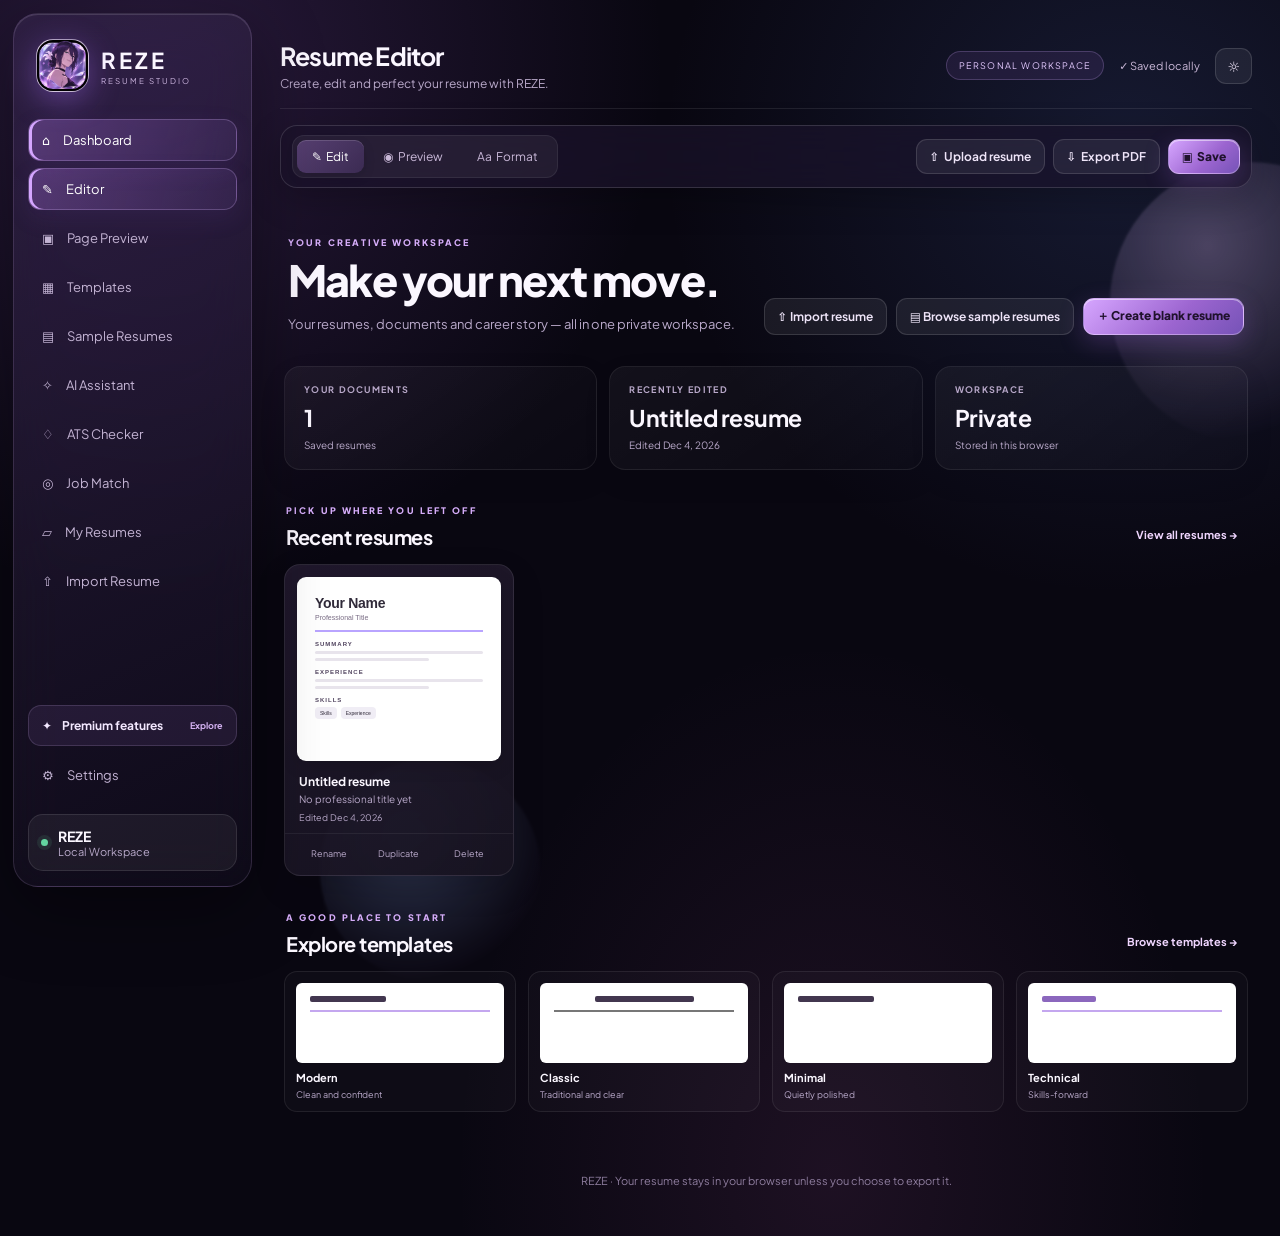
<file: index.html>
<!doctype html>
<html lang="en">
<head>
<meta charset="UTF-8"><meta name="viewport" content="width=device-width,initial-scale=1"><meta name="theme-color" content="#171222">
<title>REZE — Liquid Glass Resume Studio</title><meta name="description" content="A premium, private resume studio. Create, refine and preview your next move."><link rel="preload" as="image" href="./reze-logo.png"><link rel="stylesheet" href="./styles.css?v=reze-groq-hybrid-v1-20261116-fix1"><link rel="stylesheet" href="./reze-ai-samples.css?v=20261118-1">
</head>
<body>
<div class="app-shell">
<aside class="sidebar"><div class="brand"><div class="brand-mark"><img src="./reze-logo.png" alt="REZE anime-inspired character logo"></div><div><b>REZE</b><small>RESUME STUDIO</small></div></div>
<nav id="nav"><button class="nav-item active" data-view="dashboard">⌂ <span>Dashboard</span></button><button class="nav-item active" data-view="editor">✎ <span>Editor</span></button><button class="nav-item" data-view="preview">▣ <span>Page Preview</span></button><button class="nav-item" data-view="templates">▦ <span>Templates</span></button><button class="nav-item" data-view="samples">▤ <span>Sample Resumes</span></button><button class="nav-item" data-view="assistant">✧ <span>AI Assistant</span></button><button class="nav-item" data-view="ats">♢ <span>ATS Checker</span></button><button class="nav-item" data-view="match">◎ <span>Job Match</span></button><button class="nav-item" data-view="resumes">▱ <span>My Resumes</span></button></nav>
<div class="side-bottom"><details class="premium-menu"><summary>✦ <span>Premium features</span><em>Explore</em></summary><div class="premium-menu-panel"><b>REZE Premium</b><small>Optional upgrades planned for a future release.</small><div class="premium-feature">Cloud AI resume analysis <i>Coming soon</i></div><div class="premium-feature">Advanced ATS insights <i>Coming soon</i></div><div class="premium-feature">Premium template collection <i>Coming soon</i></div><div class="premium-feature">Job-specific resume tailoring <i>Coming soon</i></div><p>No payment is collected in this version.</p></div></details><button class="nav-item" data-view="settings">⚙ <span>Settings</span></button><div class="workspace"><span class="status-dot"></span><div><b>REZE</b><small>Local Workspace</small></div></div></div></aside>
<main class="main"><header class="topbar"><div><h1>Resume Editor</h1><p>Create, edit and perfect your resume with REZE.</p></div><div class="top-actions"><span class="draft-label">PERSONAL WORKSPACE</span><span id="saveState">✓ Saved locally</span><button class="icon-btn" id="themeToggle" title="Toggle theme">☼</button></div></header>
<div class="toolbar"><div class="tabs"><button class="tab active" data-view="editor">✎ &nbsp;Edit</button><button class="tab" data-view="preview">◉ &nbsp;Preview</button><button class="tab" data-view="templates">Aa &nbsp;Format</button></div><div class="toolbar-actions"><button class="btn secondary" type="button" id="openUpload">⇧ &nbsp;Upload resume</button><input id="importFile" type="file" accept=".json,.txt,.pdf,.docx" hidden><button class="btn secondary" id="exportPdf">⇩ &nbsp;Export PDF</button><button class="btn primary" id="saveBtn">▣ &nbsp;Save</button></div></div>
<section id="view-dashboard" class="view active">
<div class="dashboard-shell">
  <div class="dashboard-welcome"><div><div class="eyebrow">YOUR CREATIVE WORKSPACE</div><h2>Make your next move.</h2><p>Your resumes, documents and career story — all in one private workspace.</p></div><div class="dashboard-actions"><button class="btn secondary" id="dashboardImport">⇧ Import resume</button><button class="btn secondary" id="dashboardSamples">▤ Browse sample resumes</button><button class="btn primary" id="dashboardCreate">＋ Create blank resume</button></div></div>
  <div class="dashboard-stat-row"><div class="dashboard-stat"><span>YOUR DOCUMENTS</span><b id="dashboardDocCount">0</b><small>Saved resumes</small></div><div class="dashboard-stat"><span>RECENTLY EDITED</span><b id="dashboardRecentName">—</b><small id="dashboardRecentDate">No recent activity</small></div><div class="dashboard-stat"><span>WORKSPACE</span><b>Private</b><small>Stored in this browser</small></div></div>
  <div class="dashboard-section-heading"><div><div class="eyebrow">PICK UP WHERE YOU LEFT OFF</div><h3>Recent resumes</h3></div><button class="text-action" id="dashboardViewAll">View all resumes →</button></div>
  <div class="resume-card-grid" id="dashboardRecentGrid"><div class="dashboard-empty"><div class="empty-symbol">✧</div><h3>Your next chapter starts here.</h3><p>Create a blank resume or import an existing document. Your first draft will appear here.</p><button class="btn primary" id="dashboardEmptyCreate">Create your first resume</button></div></div>
  <div class="dashboard-section-heading template-discovery-head"><div><div class="eyebrow">A GOOD PLACE TO START</div><h3>Explore templates</h3></div><button class="text-action" id="dashboardTemplates">Browse templates →</button></div>
  <div class="dashboard-template-strip"><button class="dashboard-template" data-dashboard-template="modern"><span class="mini-paper modern-paper"></span><b>Modern</b><small>Clean and confident</small></button><button class="dashboard-template" data-dashboard-template="classic"><span class="mini-paper classic-paper"></span><b>Classic</b><small>Traditional and clear</small></button><button class="dashboard-template" data-dashboard-template="minimal"><span class="mini-paper minimal-paper"></span><b>Minimal</b><small>Quietly polished</small></button><button class="dashboard-template" data-dashboard-template="technical"><span class="mini-paper technical-paper"></span><b>Technical</b><small>Skills-forward</small></button></div>
</div></section>
<section id="view-upload" class="view"><div class="upload-page"><div class="upload-title"><div class="upload-title-icon">⇧</div><div><div class="eyebrow">DOCUMENT WORKSPACE</div><h2>Import your resume</h2><p>Bring your existing resume into REZE and turn it into an editable draft.</p></div></div><div class="upload-dropzone" id="uploadDropzone" role="button" tabindex="0" aria-label="Choose a resume file"><div class="upload-cloud">⇧</div><h3>Drop your resume here</h3><p>or choose a file from your device</p><button class="btn primary browse-btn" id="browseFiles" type="button">▱ &nbsp; Browse files</button><div class="format-row"><span class="format-chip pdf-chip">PDF</span><span class="format-chip docx-chip">DOCX</span><span class="format-chip">TXT</span><span class="format-chip json-chip">{ } JSON</span><i></i><small>Up to 20 MB</small></div></div><div id="uploadProgress" class="upload-progress" hidden aria-live="polite"><div class="upload-progress-top"><div class="upload-progress-file"><span class="upload-progress-icon">⇧</span><div><b id="uploadProgressName">Preparing upload</b><small id="uploadProgressStatus">Getting your file ready…</small></div></div><strong id="uploadProgressPercent">0%</strong></div><div class="upload-progress-track" role="progressbar" aria-label="Upload progress" aria-valuemin="0" aria-valuemax="100" aria-valuenow="0" id="uploadProgressBar"><i id="uploadProgressFill"></i></div></div><div class="upload-panels"><div class="upload-panel"><h3>☷ &nbsp; Import options</h3><label class="import-choice"><input type="radio" name="importMode" value="extract" checked><span><b>Extract text into editor</b><small>Convert your resume into editable sections (recommended)</small></span></label><p class="hint">Your original file is kept separately and is never overwritten.</p></div><div class="upload-panel"><div class="upload-files-head"><h3>▤ &nbsp; Your files</h3><button class="mini-tool upload-manage-toggle" id="toggleFileManage" type="button" aria-pressed="false" title="Select files to manage">✎ &nbsp; Edit</button></div><div id="uploadSelectionBar" class="upload-selection-bar" hidden><label class="upload-select-all"><input id="selectAllUploads" type="checkbox"> Select all</label><span id="uploadSelectionCount">0 selected</span><div class="upload-selection-actions"><button class="btn danger-soft" id="deleteSelectedUploads" type="button" disabled>Delete</button><button class="btn secondary" id="moreUploadActions" type="button" disabled title="More file actions will be added later">More options · soon</button></div></div><div id="uploadFileCard" class="upload-empty">Your document library is empty. Upload a file to get started.</div><div class="upload-file-actions" id="uploadFileActions" hidden><button class="btn secondary" id="downloadOriginalUpload" type="button">Download original</button><button class="btn primary" id="downloadEditedUpload" type="button">Download edited copy</button></div></div></div><section class="uploaded-editor-panel" id="uploadedEditorPanel" hidden><div class="uploaded-editor-head"><div><div class="eyebrow">YOUR UPLOADED DOCUMENT</div><h3 id="uploadedDocTitle">Document workspace</h3><p>View the original and edit the extracted document content here. Your original upload remains untouched.</p></div><div class="uploaded-editor-actions"><button class="btn secondary" id="saveUploadedEdits" type="button">Save edits</button><button class="btn primary" id="exportUploadedEdits" type="button">Export edited copy</button></div></div><div class="uploaded-editor-grid"><div class="uploaded-original-column"><div class="uploaded-column-title">Original upload <span class="original-lock">Original · unchanged</span></div><div id="uploadedOriginalViewer" class="uploaded-original-viewer"><div class="upload-empty">Your uploaded document preview will appear here.</div></div></div><div class="uploaded-edit-column"><div class="uploaded-column-title">Editable version <span class="edit-status" id="uploadedEditStatus">Ready to edit</span></div><div class="uploaded-edit-hint">Click anywhere in the document and edit the text directly. Use the toolbar for basic formatting.</div><div class="uploaded-format-toolbar"><button type="button" data-upload-command="bold"><b>B</b></button><button type="button" data-upload-command="italic"><i>I</i></button><button type="button" data-upload-command="underline"><u>U</u></button><button type="button" data-upload-command="insertUnorderedList">• List</button><button type="button" data-upload-command="undo">↶</button><button type="button" data-upload-command="redo">↷</button></div><article id="uploadedEditableDocument" class="uploaded-editable-document" contenteditable="true" spellcheck="true" aria-label="Editable imported document"></article></div></div><p class="uploaded-export-note">The edited copy is rebuilt from the editable content. Complex original formatting may not be preserved exactly when exporting.</p></section><div class="upload-privacy">◇ &nbsp; Your files stay in this browser unless you export them.</div><div class="upload-note"><b>About same-format downloads</b><p>REZE keeps the original untouched and can export your edited resume as PDF or DOCX. Exported files retain the selected format, but the layout may be rebuilt from the editable resume fields rather than perfectly matching the source document.</p></div></div></section>
<section id="view-editor" class="view"><div class="editor-layout"><div class="form-card"><div class="section-head editor-heading"><div><div class="eyebrow">YOUR DOCUMENT WORKSPACE</div><h2>Build your story.</h2><p>Make changes on the left. Your resume updates instantly on the right.</p></div><button class="btn small secondary" id="clearBtn">Reset draft</button></div><div class="editor-progress"><div><span>Resume completeness</span><b id="editorProgressValue">0%</b></div><div class="progress-track"><i id="editorProgressBar"></i></div></div><div class="field-grid"><label>Full name<input data-field="name" placeholder="Your full name"></label><label>Professional title<input data-field="title" placeholder="e.g. Cybersecurity Analyst"></label><label>Email<input data-field="email" type="email" placeholder="you@example.com"></label><label>Phone<input data-field="phone" placeholder="+91 ..."></label><label>Location<input data-field="location" placeholder="City, Country"></label><label>LinkedIn / Portfolio<input data-field="links" placeholder="linkedin.com/in/..."></label></div>
<div class="form-section"><h3>Professional summary</h3><textarea data-field="summary" rows="4" placeholder="Write a concise professional summary..."></textarea></div>
<div class="form-section"><div class="section-head"><h3>Work experience</h3><button class="btn small secondary" id="addExperience">＋ Add role</button></div><div id="experienceList"></div></div>
<div class="form-section"><div class="section-head"><h3>Education</h3><button class="btn small secondary" id="addEducation">＋ Add education</button></div><div id="educationList"></div></div>
<div class="form-section"><div class="section-head"><div><h3>Skills</h3><span class="hint">Add a bold heading followed by its description.</span></div><button class="btn small secondary" id="addSkillGroup" type="button">＋ Add heading</button></div><div id="skillGroupList"></div></div>
<div class="form-section"><div class="section-head"><h3>Projects & certifications</h3><button class="btn small secondary" id="addExtra">＋ Add item</button></div><div id="extraList"></div></div>
</div><aside class="preview-card"><div class="preview-head"><div><b>Live document</b><small><span class="live-indicator"></span> Updates as you type</small></div><div class="preview-tools"><button class="mini-tool" id="zoomOut" type="button" title="Zoom out">−</button><span id="zoomValue">100%</span><button class="mini-tool" id="zoomIn" type="button" title="Zoom in">＋</button><button class="mini-tool" id="fitPreview" type="button" title="Fit page">Fit</button><select id="paperSize"><option>A4</option><option>Letter</option></select></div></div><div id="editorPreviewPages" class="editor-preview-pages" aria-live="polite"></div><article id="resumePreview" class="resume-paper" aria-hidden="true"></article></aside></div></section>
<section id="view-preview" class="view">
<div class="page-preview-workspace">
 <div class="page-preview-heading"><div><div class="eyebrow">DOCUMENT LAYOUT</div><h2>Page Preview</h2><p>See how your resume flows across real A4 pages before exporting.</p></div>
  <div class="page-preview-controls">
   <span class="page-count-pill" id="pageCountLabel">Preparing pages…</span>
   <button class="mini-tool" id="largeZoomOut" type="button" aria-label="Zoom out">−</button><span id="largeZoomValue">100%</span><button class="mini-tool" id="largeZoomIn" type="button" aria-label="Zoom in">＋</button>
   <button class="btn secondary" id="editFromPreview" type="button">✎ &nbsp; Edit fields</button><button class="btn primary" id="togglePreviewEdit" type="button" aria-pressed="false">✎ &nbsp; Edit on page</button>
   <select id="previewPaperSize" aria-label="Paper size"><option value="A4">A4</option><option value="Letter">Letter</option></select>
   <button class="btn secondary" id="downloadOriginal" type="button">Original file</button>
   <button class="btn secondary" id="downloadWorking" type="button">Working copy</button>
   <button class="btn primary" id="printBtn">Export PDF</button>
  </div>
 </div>
 <div id="previewEditTools" class="preview-edit-tools" hidden aria-label="Resume text formatting"><span class="preview-edit-hint">Choose a section’s pencil to edit it, or edit anywhere on the page</span><button type="button" data-preview-command="bold" title="Bold"><b>B</b></button><button type="button" data-preview-command="italic" title="Italic"><i>I</i></button><button type="button" data-preview-command="underline" title="Underline"><u>U</u></button><button type="button" data-preview-command="insertUnorderedList" title="Bulleted list">• List</button><button type="button" data-preview-command="undo" title="Undo">↶</button><button type="button" data-preview-command="redo" title="Redo">↷</button><button type="button" id="finishPreviewEdit" class="btn primary" title="Save inline edits">Done</button></div>
 <div class="page-preview-stage"><div id="previewPages" class="preview-pages" aria-live="polite"></div></div>
 <p id="originalFileStatus" class="page-preview-footnote">Your original upload remains unchanged. The pages shown here are generated from your editable resume content.</p>
 <article id="resumePreviewLarge" class="resume-paper large preview-pagination-source" aria-hidden="true"></article>
</div></section>
<section id="view-templates" class="view">
<div class="template-library">
  <div class="template-library-head"><div><div class="eyebrow">THE REZE DESIGN COLLECTION</div><h2>Find your resume style.</h2><p>Browse original REZE layouts, preview them with sample content, or get a guided recommendation.</p></div><span class="template-count-pill">10 original designs</span></div>
  <div class="template-discovery-bar">
    <label class="template-search"><span>⌕</span><input id="rezeTemplateSearch" type="search" placeholder="Search template names or styles..."></label>
    <select id="rezeTemplateFilter" aria-label="Filter template style"><option value="all">All styles</option><option value="ats">ATS-first</option><option value="visual">Visual</option><option value="modern">Modern</option><option value="minimal">Minimal</option><option value="creative">Creative</option></select>
  </div>
  <div class="template-gallery-layout">
    <div>
      <div id="rezeTemplateGrid" class="reze-template-grid">
        <button type="button" class="reze-template-card selected" data-reze-template="harvard-classic"><span class="template-thumb thumb-harvard"><i></i><b></b><em></em><em></em><em></em><strong></strong><em></em></span><span class="template-card-info"><b>Harvard Classic</b><small>Formal · Single column</small><span class="template-tags"><i class="ats-tag">ATS-first</i><i>Classic</i></span></span></button>
        <button type="button" class="reze-template-card" data-reze-template="reze-minimal"><span class="template-thumb thumb-minimal"><i></i><b></b><em></em><em></em><strong></strong><em></em><em></em></span><span class="template-card-info"><b>REZE Minimal</b><small>Quiet · Modern · Single column</small><span class="template-tags"><i class="ats-tag">ATS-first</i><i>Minimal</i></span></span></button>
        <button type="button" class="reze-template-card" data-reze-template="professional-sidebar"><span class="template-thumb thumb-sidebar"><i></i><b></b><em></em><em></em><strong></strong><em></em></span><span class="template-card-info"><b>Professional Sidebar</b><small>Corporate · Two column</small><span class="template-tags"><i class="visual-tag">Visual</i><i>Sidebar</i></span></span></button>
        <button type="button" class="reze-template-card" data-reze-template="executive-elite"><span class="template-thumb thumb-executive"><i></i><b></b><em></em><em></em><strong></strong><em></em></span><span class="template-card-info"><b>Executive Elite</b><small>Leadership · Editorial</small><span class="template-tags"><i class="visual-tag">Visual</i><i>Executive</i></span></span></button>
        <button type="button" class="reze-template-card" data-reze-template="tech-forward"><span class="template-thumb thumb-tech"><i></i><b></b><em></em><strong></strong><em></em><em></em></span><span class="template-card-info"><b>Tech Forward</b><small>Technology · Skills-forward</small><span class="template-tags"><i class="ats-tag">ATS-first</i><i>Technical</i></span></span></button>
        <button type="button" class="reze-template-card" data-reze-template="creative-studio"><span class="template-thumb thumb-creative"><i></i><b></b><em></em><strong></strong><em></em></span><span class="template-card-info"><b>Creative Studio</b><small>Portfolio · Expressive</small><span class="template-tags"><i class="visual-tag">Visual</i><i>Creative</i></span></span></button>
        <button type="button" class="reze-template-card" data-reze-template="fresher-first"><span class="template-thumb thumb-fresher"><i></i><b></b><em></em><em></em><strong></strong><em></em></span><span class="template-card-info"><b>Fresher First</b><small>Education · Projects-first</small><span class="template-tags"><i class="ats-tag">ATS-first</i><i>Graduate</i></span></span></button>
        <button type="button" class="reze-template-card" data-reze-template="academic-pro"><span class="template-thumb thumb-academic"><i></i><b></b><em></em><strong></strong><em></em><em></em></span><span class="template-card-info"><b>Academic Pro</b><small>Research · Publications</small><span class="template-tags"><i class="ats-tag">ATS-first</i><i>Academic</i></span></span></button>
        <button type="button" class="reze-template-card" data-reze-template="clinical-pro"><span class="template-thumb thumb-clinical"><i></i><b></b><em></em><em></em><strong></strong><em></em></span><span class="template-card-info"><b>Clinical Professional</b><small>Healthcare · Credentials</small><span class="template-tags"><i class="ats-tag">ATS-first</i><i>Clinical</i></span></span></button>
        <button type="button" class="reze-template-card" data-reze-template="compact-pro"><span class="template-thumb thumb-compact"><i></i><b></b><em></em><strong></strong><em></em><em></em></span><span class="template-card-info"><b>Compact Pro</b><small>Space-efficient · Dense</small><span class="template-tags"><i class="ats-tag">ATS-first</i><i>Compact</i></span></span></button>
      </div>
      <div class="guided-template-card">
        <div><div class="eyebrow">NOT SURE WHERE TO START?</div><h3>Find my template</h3><p>Tell REZE what kind of role you are applying for and get a design recommendation.</p></div>
        <div class="guided-template-fields">
          <label>Industry<select id="templateGuideIndustry"><option value="Software & IT">Software & IT</option><option value="Cybersecurity">Cybersecurity</option><option value="Data & Analytics">Data & Analytics</option><option value="Business & Operations">Business & Operations</option><option value="Finance & Accounting">Finance & Accounting</option><option value="Marketing & Sales">Marketing & Sales</option><option value="Project & Product">Project & Product</option><option value="HR & Administration">HR & Administration</option><option value="Healthcare & Life Sciences">Healthcare & Life Sciences</option><option value="Education & Training">Education & Training</option><option value="Design & Creative">Design & Creative</option><option value="Engineering & Manufacturing">Engineering & Manufacturing</option><option value="Customer Support & BPO">Customer Support & BPO</option><option value="Legal & Compliance">Legal & Compliance</option><option value="Hospitality & Travel">Hospitality & Travel</option><option value="Supply Chain & Logistics">Supply Chain & Logistics</option><option value="Construction & Real Estate">Construction & Real Estate</option><option value="Science & Research">Science & Research</option><option value="Public Sector & Nonprofit">Public Sector & Nonprofit</option><option value="Media & Communications">Media & Communications</option><option value="Retail & E-commerce">Retail & E-commerce</option><option value="Skilled Trades & Field Services">Skilled Trades & Field Services</option></select></label>
          <label>Experience<select id="templateGuideLevel"><option>Fresher</option><option selected>Mid-level</option><option>Senior</option></select></label>
          <label>Preferred style<select id="templateGuideStyle"><option>Any style</option><option>Minimalist</option><option>Modern</option><option>Professional</option><option>Creative</option></select></label>
          <label>Main priority<select id="templateGuidePriority"><option>ATS compatibility</option><option>Visual appearance</option><option>Balanced design</option></select></label>
          <button class="btn primary" id="findMyTemplate" type="button">Recommend a template</button>
        </div>
        <p class="template-recommendation" id="templateRecommendation" aria-live="polite">Your recommendation will appear here.</p>
      </div>
    </div>
    <aside class="template-preview-panel">
      <div class="preview-head"><div><b>Template preview</b><small>Illustrative fictional content · switch designs freely</small></div><span class="live-indicator"></span></div>
      <div class="template-paper-wrap"><article id="templatePreview" class="resume-paper template-mini-paper"></article></div>
      <label class="template-accent-label">Resume accent colour<input type="color" id="accent" value="#a66be8"></label>
      <div class="template-preview-actions"><button class="btn secondary" id="applyTemplateCurrent" type="button">Apply to current resume</button><button class="btn primary" id="useTemplate" type="button">Create blank with this template</button></div>
      <p class="hint">Creating a blank resume opens a new document. Applying a design to the current resume keeps its content.</p>
    </aside>
  </div>
</div></section>
<section id="view-samples" class="view">
<div class="sample-library">
  <div class="sample-library-head"><div><div class="eyebrow">START WITH A REALISTIC EXAMPLE</div><h2>Sample Resume Library</h2><p>Explore fictional, fully editable resume examples. Choose an industry, experience level and job title.</p></div><div class="sample-head-actions"><button class="btn secondary" id="randomSample" type="button">⤨ Surprise me</button></div></div>
  <div class="sample-filter-panel">
    <label class="sample-search">Search samples<input id="sampleSearch" type="search" placeholder="Search by role, industry or skill..."></label>
    <label>Industry<select id="sampleIndustryFilter"><option value="all">All 22 industries</option></select></label>
    <label>Experience level<select id="sampleLevelFilter"><option value="all">All experience levels</option><option value="fresher">Fresher</option><option value="mid">Mid-level</option><option value="senior">Senior</option></select></label>
    <label>Job role<select id="sampleRoleFilter"><option value="all">All job roles</option></select></label>
  </div>
  <div class="sample-content-grid">
    <div class="sample-results-column"><div class="sample-results-header"><div><b id="sampleResultCount">66 sample profiles</b><small>22 industries · 3 experience levels · additional roles can be generated</small></div></div><div id="sampleGrid" class="sample-grid" aria-live="polite"></div>
      <div class="sample-generate-card"><div><div class="eyebrow">NEED A DIFFERENT ROLE?</div><h3>Generate a role-specific sample</h3><p>Use the built-in fictional profile generator. It works without an AI provider.</p></div><div class="sample-generate-fields"><label>Job title<input id="customSampleRole" placeholder="e.g. Cloud Security Engineer"></label><label>Industry<select id="customSampleIndustry"><option value="auto">Auto-detect / use current filter</option></select></label><label>Experience<select id="customSampleLevel"><option value="fresher">Fresher</option><option value="mid" selected>Mid-level</option><option value="senior">Senior</option></select></label><button class="btn primary" id="generateCustomSample" type="button">Generate sample</button></div></div>
    </div>
    <aside class="sample-preview-panel">
      <div class="sample-preview-head"><div><div class="eyebrow">LIVE SAMPLE PREVIEW</div><h3 id="samplePreviewTitle">Choose a sample</h3><p id="samplePreviewMeta">Preview the fictional resume before using it.</p></div><select id="samplePreviewTemplate" aria-label="Preview template"></select></div>
      <div class="sample-paper-viewport"><article id="samplePreviewPaper" class="resume-paper sample-resume-paper"><div class="sample-empty-state">Select a sample to see its full resume.</div></article></div>
      <div class="sample-preview-actions"><button class="btn secondary" id="resetSamplePreview" type="button">Reset preview</button><button class="btn primary" id="useSample" type="button" disabled>Use this sample</button></div>
      <p class="sample-fiction-note">Every profile is fictional and intended for demonstration. Replace all sample details with your own before applying for a role.</p>
    </aside>
  </div>
</div></section>
<section id="view-ats" class="view"><div class="page-card narrow"><h2>ATS readiness</h2><p>A practical checklist based on the content in your current resume. This is a heuristic, not a guarantee of passing an ATS.</p><div class="score-row"><div class="score" id="atsScore">0%</div><div><b>Resume completeness</b><small id="atsLabel">Add your details to get started.</small></div></div><div id="atsChecks" class="checks"></div></div></section>
<section id="view-match" class="view"><div class="match-workspace">
  <div class="page-card narrow"><div class="eyebrow">ROLE-SPECIFIC ALIGNMENT</div><h2>Job description matching</h2><p>Compare the active resume with a role's requirements. Scores are REZE estimates, not a hiring or ATS guarantee.</p>
    <label>Job title (optional)<input id="matchJobTitle" placeholder="e.g. Cybersecurity Analyst"></label>
    <label>Paste job description<textarea id="jobDescription" rows="9" placeholder="Paste the complete job description here..."></textarea></label>
    <label class="consent-inline"><input type="checkbox" id="matchContextConsent"><span><b>Use my active resume for this comparison</b><small>Required to calculate a local match. Resume text stays in this browser for this step.</small></span></label>
    <label class="consent-inline"><input type="checkbox" id="matchAiConsent"><span><b>Optionally use REZE AI for tailored recommendations</b><small>Off by default. When enabled, your active resume details and this job description are sent to your configured REZE AI endpoint only after you request AI recommendations.</small></span></label>
    <div class="button-row"><button class="btn primary" id="runMatch" type="button">Analyse job match</button><button class="btn secondary" id="clearMatch" type="button">Clear</button></div>
    <div id="matchResults" aria-live="polite"></div>
  </div>
</div></section>
<section id="view-assistant" class="view"><div class="ai-assistant-workspace">
  <div class="ai-assistant-heading"><div><div class="eyebrow">REZE INTELLIGENCE</div><h2>Your resume writing partner.</h2><p>Ask questions or choose a focused tool. REZE suggests edits; you decide what goes into your resume.</p></div><span class="ai-status-pill"><i></i> Review before applying</span></div>
  <div class="ai-privacy-strip"><label class="consent-inline"><input type="checkbox" id="aiContextConsent"><span><b>Allow context from my active resume</b><small>Off by default. When enabled, relevant resume details may be sent to your configured REZE AI service for this request. You can turn this off any time.</small></span></label><button class="text-action" id="aiClearChat" type="button">Clear chat</button></div>
  <div class="ai-assistant-layout">
    <aside class="ai-tools-panel"><div class="ai-panel-title"><b>Writing tools</b><small>Choose what you want help with</small></div>
      <button class="ai-tool-card" id="rewriteBullet" data-ai-tool="rewrite" type="button"><span>✦</span><b>Improve content</b><small>Make existing text clearer and stronger</small></button>
      <button class="ai-tool-card" id="makeConcise" data-ai-tool="concise" type="button"><span>↗</span><b>Make concise</b><small>Remove filler without losing facts</small></button>
      <button class="ai-tool-card" data-ai-tool="summary" type="button"><span>▤</span><b>Professional summary</b><small>Create a summary from provided facts</small></button>
      <button class="ai-tool-card" data-ai-tool="experience" type="button"><span>▣</span><b>Experience writer</b><small>Improve role responsibilities and bullets</small></button>
      <button class="ai-tool-card" data-ai-tool="ats" type="button"><span>◇</span><b>ATS keyword suggestions</b><small>Use relevant, truthful keywords</small></button>
      <button class="ai-tool-card" data-ai-tool="skills" type="button"><span>✧</span><b>Skills suggestions</b><small>Identify skills to verify and include</small></button>
      <button class="ai-tool-card" data-ai-tool="grammar" type="button"><span>Aa</span><b>Grammar correction</b><small>Fix language while preserving meaning</small></button>
      <button class="ai-tool-card ai-tool-match" id="openAssistantMatch" type="button"><span>◎</span><b>Match a job description</b><small>Compare your resume with a target role</small></button>
    </aside>
    <div class="ai-main-panel">
      <div class="ai-chat-panel"><div class="ai-chat-head"><div><b>Ask REZE</b><small>General advice or help with your resume</small></div><span class="ai-chat-indicator">● Ready</span></div>
        <div id="aiChatMessages" class="ai-chat-messages" aria-live="polite"><div class="ai-message assistant"><b>REZE Assistant</b><p>Hi! I can help improve resume content, explain how to present your experience, or tailor your wording to a job description. Share some text or enable resume context above.</p></div></div>
        <div class="ai-chat-composer"><textarea id="aiChatInput" rows="2" placeholder="Ask a resume question..."></textarea><button class="btn primary" id="aiSendChat" type="button">Send ↗</button></div>
      </div>
      <div class="ai-writing-panel"><div class="ai-writing-head"><div><b>Content improvement</b><small>Paste text or choose a resume section to improve</small></div><span id="aiToolStatus" class="ai-tool-status" aria-live="polite">No AI request running</span></div>
        <div class="ai-writing-fields"><label>Text to improve<textarea id="assistantInput" rows="4" placeholder="Paste a summary, responsibility, achievement or other resume text..."></textarea></label><label>Apply to<select id="assistantTarget"><option value="summary">Professional summary</option><option value="manual">Keep as copy only</option></select></label></div>
        <div class="ai-review-panel" id="aiReviewPanel" hidden><div class="ai-review-title"><div><div class="eyebrow">REVIEW BEFORE APPLYING</div><b>Compare and refine the suggestion</b></div><span class="ai-review-badge">Not applied</span></div><div class="ai-comparison-grid"><div><label>Original content</label><div id="aiOriginalText" class="ai-original-content"></div></div><div><label>Suggested content · editable</label><textarea id="assistantOutput" rows="6" aria-label="Edit AI suggestion before applying"></textarea></div></div><div class="ai-review-actions"><button class="btn secondary" id="aiReject" type="button">Reject</button><button class="btn secondary" id="aiRegenerate" type="button">Regenerate</button><button class="btn secondary" id="aiCopy" type="button">Copy</button><button class="btn primary" id="useSuggestion" type="button">Apply changes</button></div></div>
      </div>
    </div>
  </div>
</div></section>
<section id="view-resumes" class="view"><div class="library-shell"><div class="library-header"><div><div class="eyebrow">YOUR DOCUMENT LIBRARY</div><h2>My resumes</h2><p>Manage your drafts and working copies. Original uploads stay separate and unchanged.</p></div><button class="btn primary" id="libraryCreate">＋ New resume</button></div><div class="library-toolbar"><input id="librarySearch" type="search" placeholder="Search resumes by name or title…"><select id="librarySort"><option value="updated">Recently updated</option><option value="name">Name</option><option value="created">Date created</option></select></div><div id="resumeLibraryGrid" class="resume-card-grid"></div><div id="savedResume" hidden></div><button class="btn secondary" id="loadSaved" hidden>Load saved resume</button></div></section>
<section id="view-settings" class="view"><div class="page-card narrow"><h2>Settings</h2><label class="setting-row">Appearance<select id="appearance"><option value="dark">Dark</option><option value="light">Light</option></select></label><label class="setting-row">Text cursor size<input type="range" id="cursorSize" min="1" max="4" value="2"></label><div class="form-section"><h3>REZE AI Assistant · Provider-independent service</h3><p class="hint">Set the HTTPS URL of your deployed Vercel AI endpoint. Provider API keys stay on the server and are never stored in this browser.</p><label>REZE AI endpoint<input id="rezeAiEndpoint" type="url" placeholder="https://your-project.vercel.app/api/ai/assist"></label><div class="button-row"><button class="btn secondary" id="saveAiEndpoint" type="button">Save AI endpoint</button><button class="btn secondary" id="testAiEndpoint" type="button">Test connection</button></div><p class="hint" id="aiEndpointStatus" aria-live="polite">AI writing tools remain unavailable until a secure endpoint is configured. The sample library works without AI.</p></div><div class="form-section"><h3>Groq AI · Hybrid resume parsing</h3><p class="hint">REZE first extracts and classifies your resume in this browser. When you explicitly consent during an import, extracted text is sent to your Vercel API, which calls Groq. The original PDF/DOCX file is never sent to Groq.</p><label>Vercel API endpoint<input id="rezeGroqEndpoint" type="url" placeholder="https://your-project.vercel.app/api/resume/classify"></label><div class="button-row"><button class="btn secondary" id="saveGroqSettings" type="button">Save API endpoint</button><button class="btn secondary" id="testGroq" type="button">Test connection</button></div><p class="hint" id="groqStatus" aria-live="polite">Configure your deployed Vercel endpoint. The default example URL must be replaced with your actual deployment URL.</p><p class="hint">Store GROQ_API_KEY and GROQ_MODEL in Vercel Project → Settings → Environment Variables. Never add the key to GitHub, HTML, JavaScript, or browser storage. Use an HTTPS endpoint and restrict allowed origins to your REZE website.</p></div><p class="hint">Rules-based parsing always remains available. Groq is optional, runs only after per-import consent, and its suggestions must be reviewed before approval.</p></div></section>
<footer>REZE · Your resume stays in your browser unless you choose to export it.</footer></main></div>
<script src="./app.js?v=reze-groq-hybrid-v1-20261116-fix1" defer></script><script src="./reze-import-engine.js?v=reze-groq-hybrid-v1-20261116-fix1" defer></script><script src="./enhancements.js?v=reze-groq-hybrid-v1-20261116-fix1" defer></script><script src="./editor-pro.js?v=reze-groq-hybrid-v1-20261116-fix1" defer></script><script src="./liquid-glass.js?v=reze-groq-hybrid-v1-20261116-fix1" defer></script><script src="./reze-v2.js?v=reze-groq-hybrid-v1-20261116-fix1" defer></script><script src="./reze-phase2.js?v=reze-groq-hybrid-v1-20261116-fix1" defer></script><script src="./reze-page-preview.js?v=reze-groq-hybrid-v1-20261116-fix1" defer></script><script src="./reze-ai-samples.js?v=20261118-1" defer></script>
</body></html>
</file>
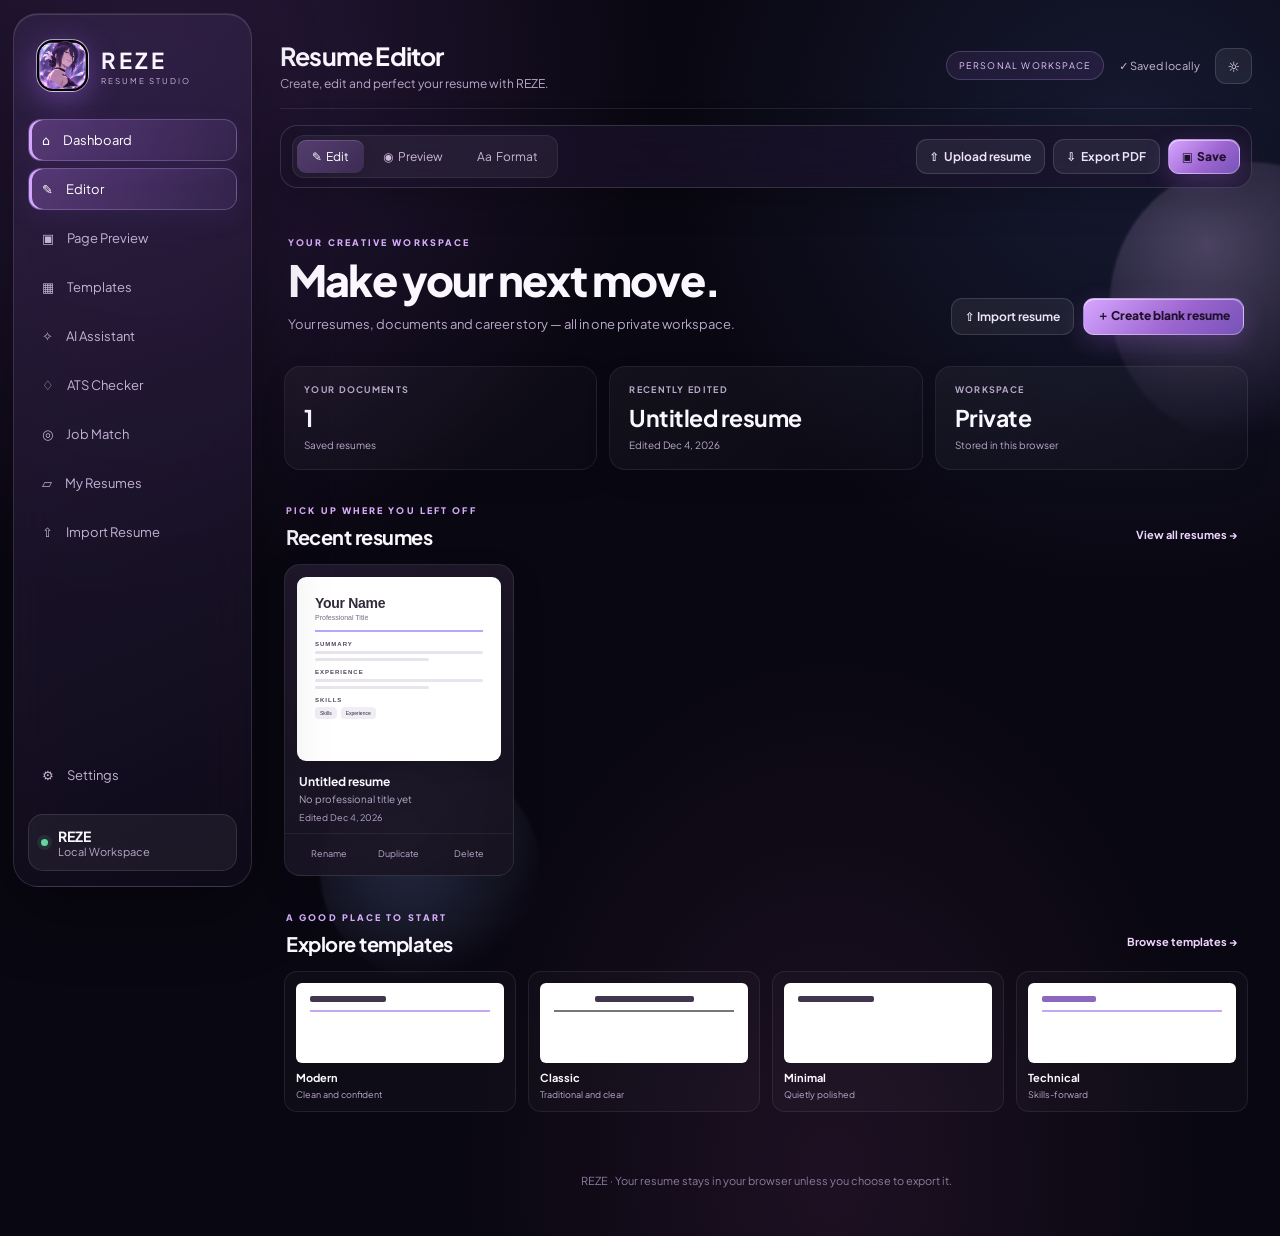
<file: test.html>
<!doctype html>
<html lang="en">
<head>
<meta charset="UTF-8"><meta name="viewport" content="width=device-width,initial-scale=1"><meta name="theme-color" content="#171222">
<title>REZE — Liquid Glass Resume Studio</title><meta name="description" content="A premium, private resume studio. Create, refine and preview your next move."><link rel="preload" as="image" href="./reze-logo.png"><link rel="stylesheet" href="./styles.css?v=reze-pagination-measure-3">
</head>
<body>
<div class="app-shell">
<aside class="sidebar"><div class="brand"><div class="brand-mark"><img src="./reze-logo.png" alt="REZE anime-inspired character logo"></div><div><b>REZE</b><small>RESUME STUDIO</small></div></div>
<nav id="nav"><button class="nav-item active" data-view="dashboard">⌂ <span>Dashboard</span></button><button class="nav-item active" data-view="editor">✎ <span>Editor</span></button><button class="nav-item" data-view="preview">▣ <span>Page Preview</span></button><button class="nav-item" data-view="templates">▦ <span>Templates</span></button><button class="nav-item" data-view="assistant">✧ <span>AI Assistant</span></button><button class="nav-item" data-view="ats">♢ <span>ATS Checker</span></button><button class="nav-item" data-view="match">◎ <span>Job Match</span></button><button class="nav-item" data-view="resumes">▱ <span>My Resumes</span></button></nav>
<div class="side-bottom"><button class="nav-item" data-view="settings">⚙ <span>Settings</span></button><div class="workspace"><span class="status-dot"></span><div><b>REZE</b><small>Local Workspace</small></div></div></div></aside>
<main class="main"><header class="topbar"><div><h1>Resume Editor</h1><p>Create, edit and perfect your resume with REZE.</p></div><div class="top-actions"><span class="draft-label">PERSONAL WORKSPACE</span><span id="saveState">✓ Saved locally</span><button class="icon-btn" id="themeToggle" title="Toggle theme">☼</button></div></header>
<div class="toolbar"><div class="tabs"><button class="tab active" data-view="editor">✎ &nbsp;Edit</button><button class="tab" data-view="preview">◉ &nbsp;Preview</button><button class="tab" data-view="templates">Aa &nbsp;Format</button></div><div class="toolbar-actions"><button class="btn secondary" type="button" id="openUpload">⇧ &nbsp;Upload resume</button><input id="importFile" type="file" accept=".json,.txt,.pdf,.docx" hidden><button class="btn secondary" id="exportPdf">⇩ &nbsp;Export PDF</button><button class="btn primary" id="saveBtn">▣ &nbsp;Save</button></div></div>
<section id="view-dashboard" class="view active">
<div class="dashboard-shell">
  <div class="dashboard-welcome"><div><div class="eyebrow">YOUR CREATIVE WORKSPACE</div><h2>Make your next move.</h2><p>Your resumes, documents and career story — all in one private workspace.</p></div><div class="dashboard-actions"><button class="btn secondary" id="dashboardImport">⇧ Import resume</button><button class="btn primary" id="dashboardCreate">＋ Create blank resume</button></div></div>
  <div class="dashboard-stat-row"><div class="dashboard-stat"><span>YOUR DOCUMENTS</span><b id="dashboardDocCount">0</b><small>Saved resumes</small></div><div class="dashboard-stat"><span>RECENTLY EDITED</span><b id="dashboardRecentName">—</b><small id="dashboardRecentDate">No recent activity</small></div><div class="dashboard-stat"><span>WORKSPACE</span><b>Private</b><small>Stored in this browser</small></div></div>
  <div class="dashboard-section-heading"><div><div class="eyebrow">PICK UP WHERE YOU LEFT OFF</div><h3>Recent resumes</h3></div><button class="text-action" id="dashboardViewAll">View all resumes →</button></div>
  <div class="resume-card-grid" id="dashboardRecentGrid"><div class="dashboard-empty"><div class="empty-symbol">✧</div><h3>Your next chapter starts here.</h3><p>Create a blank resume or import an existing document. Your first draft will appear here.</p><button class="btn primary" id="dashboardEmptyCreate">Create your first resume</button></div></div>
  <div class="dashboard-section-heading template-discovery-head"><div><div class="eyebrow">A GOOD PLACE TO START</div><h3>Explore templates</h3></div><button class="text-action" id="dashboardTemplates">Browse templates →</button></div>
  <div class="dashboard-template-strip"><button class="dashboard-template" data-dashboard-template="modern"><span class="mini-paper modern-paper"></span><b>Modern</b><small>Clean and confident</small></button><button class="dashboard-template" data-dashboard-template="classic"><span class="mini-paper classic-paper"></span><b>Classic</b><small>Traditional and clear</small></button><button class="dashboard-template" data-dashboard-template="minimal"><span class="mini-paper minimal-paper"></span><b>Minimal</b><small>Quietly polished</small></button><button class="dashboard-template" data-dashboard-template="technical"><span class="mini-paper technical-paper"></span><b>Technical</b><small>Skills-forward</small></button></div>
</div></section>
<section id="view-upload" class="view"><div class="upload-page"><div class="upload-title"><div class="upload-title-icon">⇧</div><div><div class="eyebrow">DOCUMENT WORKSPACE</div><h2>Import your resume</h2><p>Bring your existing resume into REZE and turn it into an editable draft.</p></div></div><div class="upload-dropzone" id="uploadDropzone" role="button" tabindex="0" aria-label="Choose a resume file"><div class="upload-cloud">⇧</div><h3>Drop your resume here</h3><p>or choose a file from your device</p><button class="btn primary browse-btn" id="browseFiles" type="button">▱ &nbsp; Browse files</button><div class="format-row"><span class="format-chip pdf-chip">PDF</span><span class="format-chip docx-chip">DOCX</span><span class="format-chip">TXT</span><span class="format-chip json-chip">{ } JSON</span><i></i><small>Up to 20 MB</small></div></div><div class="upload-panels"><div class="upload-panel"><h3>☷ &nbsp; Import options</h3><label class="import-choice"><input type="radio" name="importMode" value="extract" checked><span><b>Extract text into editor</b><small>Convert your resume into editable sections (recommended)</small></span></label><p class="hint">Your original file is kept separately and is never overwritten.</p></div><div class="upload-panel"><div class="upload-files-head"><h3>▤ &nbsp; Your files</h3><button class="mini-tool" id="clearUploadFile" type="button">Remove selected</button></div><div id="uploadFileCard" class="upload-empty">Your document library is empty. Upload a file to get started.</div><div class="upload-file-actions" id="uploadFileActions" hidden><button class="btn secondary" id="downloadOriginalUpload" type="button">Download original</button><button class="btn primary" id="downloadEditedUpload" type="button">Download edited copy</button></div></div></div><section class="uploaded-editor-panel" id="uploadedEditorPanel" hidden><div class="uploaded-editor-head"><div><div class="eyebrow">YOUR UPLOADED DOCUMENT</div><h3 id="uploadedDocTitle">Document workspace</h3><p>View the original and edit the extracted document content here. Your original upload remains untouched.</p></div><div class="uploaded-editor-actions"><button class="btn secondary" id="saveUploadedEdits" type="button">Save edits</button><button class="btn primary" id="exportUploadedEdits" type="button">Export edited copy</button></div></div><div class="uploaded-editor-grid"><div class="uploaded-original-column"><div class="uploaded-column-title">Original upload <span class="original-lock">Original · unchanged</span></div><div id="uploadedOriginalViewer" class="uploaded-original-viewer"><div class="upload-empty">Your uploaded document preview will appear here.</div></div></div><div class="uploaded-edit-column"><div class="uploaded-column-title">Editable version <span class="edit-status" id="uploadedEditStatus">Ready to edit</span></div><div class="uploaded-edit-hint">Click anywhere in the document and edit the text directly. Use the toolbar for basic formatting.</div><div class="uploaded-format-toolbar"><button type="button" data-upload-command="bold"><b>B</b></button><button type="button" data-upload-command="italic"><i>I</i></button><button type="button" data-upload-command="underline"><u>U</u></button><button type="button" data-upload-command="insertUnorderedList">• List</button><button type="button" data-upload-command="undo">↶</button><button type="button" data-upload-command="redo">↷</button></div><article id="uploadedEditableDocument" class="uploaded-editable-document" contenteditable="true" spellcheck="true" aria-label="Editable imported document"></article></div></div><p class="uploaded-export-note">The edited copy is rebuilt from the editable content. Complex original formatting may not be preserved exactly when exporting.</p></section><div class="upload-privacy">◇ &nbsp; Your files stay in this browser unless you export them.</div><div class="upload-note"><b>About same-format downloads</b><p>REZE keeps the original untouched and can export your edited resume as PDF or DOCX. Exported files retain the selected format, but the layout may be rebuilt from the editable resume fields rather than perfectly matching the source document.</p></div></div></section>
<section id="view-editor" class="view"><div class="editor-layout"><div class="form-card"><div class="section-head editor-heading"><div><div class="eyebrow">YOUR DOCUMENT WORKSPACE</div><h2>Build your story.</h2><p>Make changes on the left. Your resume updates instantly on the right.</p></div><button class="btn small secondary" id="clearBtn">Reset draft</button></div><div class="editor-progress"><div><span>Resume completeness</span><b id="editorProgressValue">0%</b></div><div class="progress-track"><i id="editorProgressBar"></i></div></div><div class="field-grid"><label>Full name<input data-field="name" placeholder="Your full name"></label><label>Professional title<input data-field="title" placeholder="e.g. Cybersecurity Analyst"></label><label>Email<input data-field="email" type="email" placeholder="you@example.com"></label><label>Phone<input data-field="phone" placeholder="+91 ..."></label><label>Location<input data-field="location" placeholder="City, Country"></label><label>LinkedIn / Portfolio<input data-field="links" placeholder="linkedin.com/in/..."></label></div>
<div class="form-section"><h3>Professional summary</h3><textarea data-field="summary" rows="4" placeholder="Write a concise professional summary..."></textarea></div>
<div class="form-section"><div class="section-head"><h3>Work experience</h3><button class="btn small secondary" id="addExperience">＋ Add role</button></div><div id="experienceList"></div></div>
<div class="form-section"><div class="section-head"><h3>Education</h3><button class="btn small secondary" id="addEducation">＋ Add education</button></div><div id="educationList"></div></div>
<div class="form-section"><div class="section-head"><div><h3>Skills</h3><span class="hint">Add a bold heading followed by its description.</span></div><button class="btn small secondary" id="addSkillGroup" type="button">＋ Add heading</button></div><div id="skillGroupList"></div></div>
<div class="form-section"><div class="section-head"><h3>Projects & certifications</h3><button class="btn small secondary" id="addExtra">＋ Add item</button></div><div id="extraList"></div></div>
</div><aside class="preview-card"><div class="preview-head"><div><b>Live document</b><small><span class="live-indicator"></span> Updates as you type</small></div><div class="preview-tools"><button class="mini-tool" id="zoomOut" type="button" title="Zoom out">−</button><span id="zoomValue">100%</span><button class="mini-tool" id="zoomIn" type="button" title="Zoom in">＋</button><button class="mini-tool" id="fitPreview" type="button" title="Fit page">Fit</button><select id="paperSize"><option>A4</option><option>Letter</option></select></div></div><div id="editorPreviewPages" class="editor-preview-pages" aria-live="polite"></div><article id="resumePreview" class="resume-paper" aria-hidden="true"></article></aside></div></section>
<section id="view-preview" class="view">
<div class="page-preview-workspace">
 <div class="page-preview-heading"><div><div class="eyebrow">DOCUMENT LAYOUT</div><h2>Page Preview</h2><p>See how your resume flows across real A4 pages before exporting.</p></div>
  <div class="page-preview-controls">
   <span class="page-count-pill" id="pageCountLabel">Preparing pages…</span>
   <button class="mini-tool" id="largeZoomOut" type="button" aria-label="Zoom out">−</button><span id="largeZoomValue">100%</span><button class="mini-tool" id="largeZoomIn" type="button" aria-label="Zoom in">＋</button>
   <select id="previewPaperSize" aria-label="Paper size"><option value="A4">A4</option><option value="Letter">Letter</option></select>
   <button class="btn secondary" id="downloadOriginal" type="button">Original file</button>
   <button class="btn secondary" id="downloadWorking" type="button">Working copy</button>
   <button class="btn primary" id="printBtn">Export PDF</button>
  </div>
 </div>
 <div class="page-preview-stage"><div id="previewPages" class="preview-pages" aria-live="polite"></div></div>
 <p id="originalFileStatus" class="page-preview-footnote">Your original upload remains unchanged. The pages shown here are generated from your editable resume content.</p>
 <article id="resumePreviewLarge" class="resume-paper large preview-pagination-source" aria-hidden="true"></article>
</div></section>
<section id="view-templates" class="view"><div class="template-workspace"><div class="page-card template-picker"><div class="eyebrow">DESIGN YOUR DOCUMENT</div><h2>Choose a template</h2><p>Select a style to see how your current resume changes. Your content stays intact.</p><div class="template-grid">
<button class="template-option selected" data-template="modern"><div class="mini modern-mini"></div><b>Modern</b><small>Balanced, contemporary</small></button>
<button class="template-option" data-template="classic"><div class="mini classic-mini"></div><b>Classic</b><small>Traditional and formal</small></button>
<button class="template-option" data-template="minimal"><div class="mini minimal-mini"></div><b>Minimal</b><small>Simple, ATS-friendly</small></button>
<button class="template-option" data-template="executive"><div class="mini executive-mini"></div><b>Executive</b><small>Confident leadership style</small></button>
<button class="template-option" data-template="technical"><div class="mini technical-mini"></div><b>Technical</b><small>Skills-forward structure</small></button>
<button class="template-option" data-template="compact"><div class="mini compact-mini"></div><b>Compact</b><small>Dense, space-efficient</small></button>
<button class="template-option" data-template="creative"><div class="mini creative-mini"></div><b>Creative</b><small>Distinctive visual hierarchy</small></button></div><div class="form-section"><h3>Accent colour</h3><input type="color" id="accent" value="#a66be8"></div></div><aside class="template-preview-panel"><div class="preview-head"><div><b>Live template preview</b><small>Scaled preview of your current resume</small></div><span class="live-indicator"></span></div><div class="template-paper-wrap"><article id="templatePreview" class="resume-paper template-mini-paper"></article></div><p class="hint">Choose any template on the left. The preview updates immediately.</p><button class="btn primary" id="useTemplate" type="button">Use this template</button></aside></div></section>
<section id="view-ats" class="view"><div class="page-card narrow"><h2>ATS readiness</h2><p>A practical checklist based on the content in your current resume. This is a heuristic, not a guarantee of passing an ATS.</p><div class="score-row"><div class="score" id="atsScore">0%</div><div><b>Resume completeness</b><small id="atsLabel">Add your details to get started.</small></div></div><div id="atsChecks" class="checks"></div></div></section>
<section id="view-match" class="view"><div class="page-card narrow"><h2>Job description match</h2><p>Compare your resume wording with a job description. Only add skills you genuinely have.</p><label>Paste job description<textarea id="jobDescription" rows="10" placeholder="Paste the job description here..."></textarea></label><button class="btn primary" id="runMatch">Analyse match</button><div id="matchResults"></div></div></section>
<section id="view-assistant" class="view"><div class="page-card narrow"><h2>Writing assistant</h2><p>Local writing helpers. These suggestions do not invent experience or qualifications.</p><label>Paste a bullet or summary<textarea id="assistantInput" rows="5" placeholder="Paste text you want to improve..."></textarea></label><div class="button-row"><button class="btn primary" id="rewriteBullet">Strengthen wording</button><button class="btn secondary" id="makeConcise">Make concise</button></div><label>Suggestion<textarea id="assistantOutput" rows="5" readonly></textarea></label><button class="btn secondary" id="useSuggestion">Use in summary</button></div></section>
<section id="view-resumes" class="view"><div class="library-shell"><div class="library-header"><div><div class="eyebrow">YOUR DOCUMENT LIBRARY</div><h2>My resumes</h2><p>Manage your drafts and working copies. Original uploads stay separate and unchanged.</p></div><button class="btn primary" id="libraryCreate">＋ New resume</button></div><div class="library-toolbar"><input id="librarySearch" type="search" placeholder="Search resumes by name or title…"><select id="librarySort"><option value="updated">Recently updated</option><option value="name">Name</option><option value="created">Date created</option></select></div><div id="resumeLibraryGrid" class="resume-card-grid"></div><div id="savedResume" hidden></div><button class="btn secondary" id="loadSaved" hidden>Load saved resume</button></div></section>
<section id="view-settings" class="view"><div class="page-card narrow"><h2>Settings</h2><label class="setting-row">Appearance<select id="appearance"><option value="dark">Dark</option><option value="light">Light</option></select></label><label class="setting-row">Text cursor size<input type="range" id="cursorSize" min="1" max="4" value="2"></label><p class="hint">REZE runs entirely in your browser. Resume data is not uploaded to a server.</p></div></section>
<footer>REZE · Your resume stays in your browser unless you choose to export it.</footer></main></div>
<script>localStorage.setItem('reze-js-resume-v1',JSON.stringify({name:'Abhilash Christopher',title:'Cybersecurity Professional | Penetration Testing | Application Security | DevSecOps',email:'abhilash@example.com',phone:'+91 7893220377',location:'Hyderabad',summary:'Cybersecurity professional with experience across web applications, APIs, networks and cloud environments. '.repeat(8),skillsGroups:[{heading:'Penetration Testing',description:'VAPT, web application security, Android/iOS security, API security, internal and external network testing, cloud security assessments, exploit validation, controlled exploitation'},{heading:'Application & Security Testing',description:'OWASP Top 10, access-control testing, authentication and authorization testing, session management, business logic testing, attack-surface analysis, attack-path analysis, OSINT'},{heading:'Security & DevSecOps Tools',description:'Burp Suite Professional, OWASP ZAP, Nmap, Nessus, Metasploit, Impacket, Mimikatz, BloodHound, MobSF, JADX, APKTool, Frida, Postman, Insomnia, SoapUI, Bruno, Jenkins, GitLab CI/CD, GitHub Actions, SonarQube, Snyk, Checkmarx, Trivy, Docker, Kubernetes, Terraform and Zscaler'},{heading:'DevSecOps & Scripting',description:'CI/CD security integration, SAST/DAST, dependency vulnerability review, container image scanning, Infrastructure as Code (IaC) security checks, Python, PowerShell, Bash, Linux'},{heading:'Reporting & Remediation',description:'Proof-of-concept evidence, risk severity, business-impact analysis, remediation recommendations, retesting, stakeholder communication'}],experience:Array.from({length:5},(_,i)=>({role:'VAPT Analyst',company:'Security Company '+(i+1),start:'Aug 202'+i,end:'Present',details:Array.from({length:8},(_,j)=>'Performed security testing, validated vulnerabilities and documented remediation recommendations for application and infrastructure assets.').join('\n')})),education:[{role:'MBA',company:'University',start:'2020',end:'2022',details:'Information Systems'}],extras:[],sectionOrder:['summary','experience','education','skills','extras'],hiddenSections:[],template:'modern',accent:'#b9a4ff'}));</script><script src="./app.js?v=reze-pagination-measure-3" defer></script><script src="./enhancements.js?v=reze-pagination-measure-3" defer></script><script src="./editor-pro.js?v=reze-pagination-measure-3" defer></script><script src="./liquid-glass.js?v=reze-pagination-measure-3" defer></script><script src="./reze-v2.js?v=reze-pagination-measure-3" defer></script><script src="./reze-phase2.js?v=reze-pagination-measure-3" defer></script><script src="./reze-page-preview.js?v=reze-pagination-measure-3" defer></script>
<script>setTimeout(()=>document.querySelector('[data-view="preview"]').click(),1800);</script></body></html>
</file>
<file: styles.css>
@import url('https://fonts.googleapis.com/css2?family=Plus+Jakarta+Sans:wght@400;500;600;700;800&display=swap');
/* REZE Editor Studio — redesigned vanilla CSS */
:root{--bg:#100d18;--panel:#191423;--panel2:#211a2d;--panel3:#2a2038;--line:#392d49;--text:#f5effb;--muted:#a99bb8;--accent:#b77bec;--accent2:#e4b6ff;--paper:#fff;--ink:#28212e;--cursor:2px;font-family:"Plus Jakarta Sans",ui-sans-serif,system-ui,-apple-system,"Segoe UI",sans-serif;color-scheme:dark}
*{box-sizing:border-box}body{margin:0;background:radial-gradient(ellipse at 78% -15%,#342044 0,transparent 42%),var(--bg);color:var(--text);font-size:14px}button,input,textarea,select{font:inherit}button{cursor:pointer}button:focus-visible,input:focus-visible,textarea:focus-visible,select:focus-visible{outline:2px solid var(--accent2);outline-offset:2px}::selection{background:#a66be866}
.app-shell{min-height:100vh;display:grid;grid-template-columns:238px minmax(0,1fr)}.sidebar{height:100vh;position:sticky;top:0;padding:22px 16px 16px;background:rgba(19,14,27,.96);border-right:1px solid var(--line);display:flex;flex-direction:column;z-index:10}.brand{display:flex;align-items:center;gap:12px;padding:12px 10px 26px}.brand-mark{width:43px;height:43px;border-radius:14px;display:grid;place-items:center;background:linear-gradient(145deg,#e6baff,#8252ad);color:#271332;font-weight:900;font-size:25px;box-shadow:0 8px 25px #a66be844}.brand b{display:block;font-size:20px;letter-spacing:4px}.brand small{display:block;color:var(--muted);font-size:9px;letter-spacing:2px;margin-top:2px}.sidebar nav{display:grid;gap:6px}.nav-item{width:100%;display:flex;align-items:center;gap:13px;padding:12px 13px;border:1px solid transparent;border-radius:11px;background:transparent;color:#b9adc6;text-align:left;font-size:13px;transition:.18s}.nav-item:hover{background:#ffffff09;color:white}.nav-item.active{background:linear-gradient(100deg,#70458d55,#3a2a4c66);border-color:#805aa0;color:#fff;box-shadow:inset 3px 0 var(--accent)}.side-bottom{margin-top:auto}.workspace{display:flex;align-items:center;gap:10px;padding:13px;margin-top:18px;background:#ffffff08;border:1px solid var(--line);border-radius:12px}.workspace b,.workspace small{display:block}.workspace small{color:var(--muted);font-size:11px}.status-dot,.live-indicator{width:7px;height:7px;border-radius:50%;background:#63d5a0;display:inline-block;box-shadow:0 0 0 4px #63d5a01a}.main{min-width:0;padding:0 30px 25px;max-width:1800px;width:100%;margin:auto}.topbar{height:94px;display:flex;align-items:center;justify-content:space-between;border-bottom:1px solid var(--line)}.topbar h1{font-size:23px;letter-spacing:-.7px;margin:0 0 4px}.topbar p{color:var(--muted);margin:0;font-size:12px}.top-actions{display:flex;align-items:center;gap:15px}.draft-label{font-size:9px;letter-spacing:1.4px;color:#c5a3db;border:1px solid #694c7e;border-radius:30px;padding:7px 10px}#saveState{font-size:11px;color:#85d9ae}.icon-btn,.mini-tool{border:1px solid var(--line);background:var(--panel2);color:var(--text);border-radius:9px;padding:8px 11px}.toolbar{position:sticky;top:0;z-index:8;display:flex;align-items:center;justify-content:space-between;gap:12px;padding:15px 0;background:linear-gradient(var(--bg) 82%,transparent)}.tabs{display:flex;gap:4px;padding:4px;background:var(--panel);border:1px solid var(--line);border-radius:12px}.tab{border:0;border-radius:8px;padding:9px 15px;background:transparent;color:var(--muted);font-size:12px}.tab.active{background:#49335d;color:#fff;box-shadow:0 2px 10px #0002}.toolbar-actions,.button-row,.preview-tools{display:flex;align-items:center;gap:8px}.btn{border:1px solid var(--line);border-radius:9px;padding:9px 13px;background:var(--panel2);color:var(--text);font-size:12px;font-weight:650;transition:transform .15s,border-color .15s}.btn:hover{transform:translateY(-1px);border-color:#8661a2}.btn.primary{background:linear-gradient(120deg,#d5a1f5,#a66be8);border-color:transparent;color:#251332}.btn.secondary{background:var(--panel2)}.btn.small{padding:7px 10px;font-size:11px}.view{display:none}.view.active{display:block}.editor-layout{display:grid;grid-template-columns:minmax(430px,1fr) minmax(390px,.92fr);align-items:start;gap:20px}.form-card,.preview-card,.page-card{background:linear-gradient(160deg,#1d1728,#171220);border:1px solid var(--line);border-radius:16px;padding:21px;box-shadow:0 15px 45px #0002}.form-card{max-height:calc(100vh - 180px);overflow:auto;scrollbar-width:thin;scrollbar-color:#76568e transparent}.editor-heading{align-items:flex-start!important}.eyebrow{font-size:9px;letter-spacing:1.8px;color:#c39be0;font-weight:800;margin-bottom:8px}.section-head{display:flex;align-items:center;justify-content:space-between;gap:12px}.section-head h2{font-size:21px;letter-spacing:-.6px;margin:0 0 6px}.section-head p,.page-card>p{font-size:12px;line-height:1.55;color:var(--muted);margin:0}.editor-progress{margin:20px 0 18px;padding:12px 13px;border:1px solid var(--line);border-radius:11px;background:#ffffff05}.editor-progress>div:first-child{display:flex;justify-content:space-between;font-size:11px;color:var(--muted);margin-bottom:9px}.editor-progress b{color:#e9d6f7}.progress-track{height:5px;border-radius:10px;background:#392d49;overflow:hidden}.progress-track i{display:block;width:0;height:100%;background:linear-gradient(90deg,#9d62ce,#e1b5ff);border-radius:10px;transition:width .25s}.section-rail{position:sticky;top:72px;z-index:4;display:grid;grid-template-columns:repeat(3,minmax(0,1fr));gap:6px;padding:10px 0 14px;margin-bottom:14px;background:#1b1526;border-bottom:1px solid var(--line)}.section-rail>b{display:none}.section-rail button{display:flex;align-items:center;gap:7px;white-space:nowrap;overflow:hidden;text-overflow:ellipsis;border:1px solid var(--line);background:#241c31;color:var(--muted);border-radius:9px;padding:9px 10px;font-size:11px}.section-rail button.selected{background:#513668;color:#fff;border-color:#9867b7}.section-rail button span{color:#dcb5f5}.field-grid,.entry-grid{display:grid;grid-template-columns:1fr 1fr;gap:12px}.field-grid{margin-bottom:18px}label{display:block;color:#d8cde2;font-size:11px;font-weight:650}input:not([type=color]):not([type=range]),textarea,select{display:block;width:100%;margin-top:7px;border:1px solid #40334f;border-radius:9px;background:#120e1a;color:var(--text);padding:10px 11px;font-size:12px;transition:border-color .15s,box-shadow .15s}input:focus,textarea:focus,select:focus{border-color:#a975cf;box-shadow:0 0 0 3px #a975cf20;outline:0}textarea{resize:vertical;line-height:1.55}input::placeholder,textarea::placeholder{color:#756a82}.form-section{border-top:1px solid var(--line);padding-top:17px;margin-top:18px}.form-section h3{font-size:13px;margin:0}.form-section>.section-head{margin-bottom:10px}.hint{font-size:10px;color:var(--muted)}.entry{position:relative;border:1px solid var(--line);background:#211a2d;border-radius:12px;padding:14px;margin:10px 0}.entry-grid{margin-bottom:10px}.entry label{margin-top:8px}.remove{position:absolute;right:11px;top:10px;border:0;background:transparent;color:#d9a9b5;font-size:10px}.entry:has(.remove){padding-top:34px}.preview-card{position:sticky;top:82px;padding:15px;overflow:hidden}.preview-head{display:flex;align-items:center;justify-content:space-between;gap:12px;margin-bottom:14px}.preview-head b{font-size:13px}.preview-head small{display:block;color:var(--muted);font-size:10px;margin-top:4px}.live-indicator{width:6px;height:6px;margin-right:4px}.preview-tools{font-size:10px;color:var(--muted)}.mini-tool{padding:6px 9px;font-size:11px}.preview-head select{width:auto;margin:0;padding:7px 9px}.resume-paper{--resume-scale:1;background:var(--paper);color:var(--ink);width:100%;min-height:760px;padding:35px 38px;box-shadow:0 8px 28px #0004;overflow-wrap:anywhere;font-family:Arial,sans-serif;transform:scale(var(--resume-scale));transform-origin:top center}.resume-paper h2{font-size:25px;line-height:1.1;margin:0;color:var(--ink)}.resume-paper .resume-title{font-size:12px;color:var(--accent);font-weight:700;text-transform:uppercase;letter-spacing:1.4px;margin-top:6px}.resume-paper .contact{font-size:10px;color:#625b68;margin:12px 0 20px}.resume-paper h3{font-size:11px;letter-spacing:1.2px;text-transform:uppercase;border-bottom:2px solid var(--accent);padding-bottom:5px;margin:19px 0 8px}.resume-paper p,.resume-paper li{font-size:10px;line-height:1.5;margin:4px 0}.resume-paper ul{padding-left:17px;margin:5px 0}.resume-paper .item-head{display:flex;justify-content:space-between;gap:8px;font-size:10px;font-weight:700}.resume-paper .muted{color:#716a78;font-size:9px}.resume-paper .skills{display:flex;flex-wrap:wrap;gap:5px}.resume-paper .skills span{background:#eee5f7;padding:4px 7px;border-radius:20px;font-size:9px}.resume-paper.classic header{text-align:center;border-bottom:1px solid #777;padding-bottom:12px}.resume-paper.classic .resume-title{color:#444}.resume-paper.minimal header{border-left:3px solid var(--accent);padding-left:12px}.resume-paper.minimal h3{border-bottom:1px solid #aaa;letter-spacing:.8px}.resume-paper.large{min-height:1050px;padding:55px 62px}.preview-only{max-width:900px;margin:0 auto}.preview-only .resume-paper{width:min(100%,794px);margin:auto}.page-card{max-width:900px;margin:0 auto}.page-card.narrow{max-width:760px}.template-grid{display:grid;grid-template-columns:repeat(3,1fr);gap:15px;margin:22px 0}.template-option{background:#2a2140;border:1px solid var(--line);border-radius:12px;padding:12px;color:var(--text);text-align:left}.template-option.selected{border:2px solid var(--accent)}.template-option b,.template-option small{display:block;margin-top:8px}.template-option small{color:var(--muted)}.mini{height:150px;background:white;border-radius:5px;position:relative;padding:18px}.mini:before{content:"";display:block;width:55%;height:10px;background:#30283a;margin-bottom:12px;box-shadow:0 20px 0 -3px #b7a8c4,0 40px 0 -3px #b7a8c4,0 60px 0 -3px #b7a8c4,0 85px 0 -3px #b7a8c4}.classic-mini:before{width:100%;height:15px;border-bottom:2px solid #333;background:transparent}.minimal-mini:before{width:40%;height:8px;background:#999}.score-row{display:flex;align-items:center;gap:17px;margin:22px 0}.score{width:84px;height:84px;border:7px solid var(--accent);border-radius:50%;display:grid;place-items:center;font-size:23px;font-weight:800}.score-row small{display:block;color:var(--muted)}.checks{display:grid;gap:8px}.check{padding:12px;border-radius:9px;background:#2a2140;display:flex;justify-content:space-between}.check em{font-style:normal;color:#5bd3a1}.check.missing em{color:#e7b36b}.match-tag{display:inline-block;background:#3d2d54;color:#e6caff;padding:6px 9px;border-radius:20px;margin:4px;font-size:12px}.setting-row{display:flex;justify-content:space-between;align-items:center;padding:12px 0;border-bottom:1px solid var(--line)}.setting-row select,.setting-row input{width:180px}footer{text-align:center;color:#847993;font-size:11px;padding:28px 0 8px}.resume-library{border-top:1px solid var(--line);margin-top:24px;padding-top:20px}.library-head,.library-item{display:flex;align-items:center;justify-content:space-between;gap:12px}.library-head h3{margin:0 0 4px}.library-head p,.library-item small{display:block;color:var(--muted);font-size:12px;margin:0}.library-item{padding:13px;margin-top:9px;border:1px solid var(--line);border-radius:11px;background:var(--panel2)}.library-actions{display:flex;gap:6px;flex-wrap:wrap}.btn.danger{color:#ffb6c5}.empty-library{color:var(--muted);padding:18px;border:1px dashed var(--line);border-radius:10px}body.light{--bg:#f2edf7;--panel:#fff;--panel2:#f8f3fc;--line:#e1d5eb;--text:#2b2334;--muted:#766b80;color-scheme:light}body.light .sidebar{background:#fff}body.light .nav-item{color:#50445e}body.light .nav-item.active{color:white}body.light .form-card,body.light .preview-card,body.light .page-card{background:#fff}body.light input:not([type=color]):not([type=range]),body.light textarea,body.light select,body.light .entry,body.light .template-option,body.light .check{background:#f8f5fb;color:#2b2334}body.light .workspace{background:#f8f5fb}body.light .tabs{background:#fff}body.light .btn{color:#332840}body.light .btn.primary{color:#24152f}body.light .section-rail{background:#fff}body.light .section-rail button{background:#f7f1fb;color:#5c4c69}body.light .section-rail button.selected{background:#513668;color:#fff}
@media(max-width:1180px){.editor-layout{grid-template-columns:1fr}.preview-card{position:relative;top:auto}.form-card{max-height:none}.resume-paper{max-width:794px;margin:auto}}
@media(max-width:780px){.app-shell{display:block}.sidebar{position:relative;height:auto;padding:10px}.brand{padding:5px 8px 12px}.sidebar nav{display:flex;overflow:auto}.nav-item{min-width:max-content;width:auto;padding:9px 12px}.side-bottom{display:none}.main{padding:0 12px 20px}.topbar{height:76px}.topbar h1{font-size:19px}.draft-label{display:none}.toolbar{flex-wrap:wrap}.toolbar-actions{flex-wrap:wrap}.editor-layout{display:block}.preview-card{margin-top:14px}.field-grid,.entry-grid{grid-template-columns:1fr}.template-grid{grid-template-columns:1fr}.resume-paper{padding:25px 22px;min-height:650px}.resume-paper.large{padding:30px 24px}.tabs{width:100%;justify-content:space-between}.tab{padding:9px 12px}.section-rail{top:0;grid-template-columns:repeat(2,minmax(0,1fr))}.library-head,.library-item{align-items:flex-start;flex-direction:column}.preview-head{align-items:flex-start}.preview-tools{flex-wrap:wrap}}
@media print{@page{size:A4;margin:0}body{background:#fff!important;color:#111!important}.sidebar,.topbar,.toolbar,footer,.preview-head,.form-card{display:none!important}.app-shell{display:block}.main{padding:0}.view{display:none!important}#view-editor{display:block!important}.editor-layout{display:block}.preview-card{border:0;padding:0;background:#fff}.resume-paper{box-shadow:none;min-height:0;width:210mm;height:auto;margin:0 auto;padding:16mm 17mm;transform:none!important}.resume-paper h2{font-size:24pt}.resume-paper p,.resume-paper li{font-size:10pt}.resume-paper h3{font-size:11pt;page-break-after:avoid}}

/* ─────────────────────────────────────────────────────────────
   REZE LIQUID GLASS — premium visual layer
   Keeps the original app structure and all existing selectors.
   ───────────────────────────────────────────────────────────── */
:root{
 --bg:#090711;--panel:rgba(25,19,39,.62);--panel2:rgba(38,27,57,.58);--panel3:rgba(67,45,91,.52);
 --line:rgba(224,195,255,.16);--text:#fbf7ff;--muted:#b9a9ca;--accent:#c28bff;--accent2:#f0d6ff;
 --glass-shadow:0 22px 70px rgba(0,0,0,.38),inset 0 1px 0 rgba(255,255,255,.13);
 --glass-blur:blur(24px) saturate(155%);
}
body{min-height:100vh;background:radial-gradient(ellipse at 12% 5%,rgba(123,73,169,.28),transparent 32%),radial-gradient(ellipse at 88% 12%,rgba(68,92,164,.22),transparent 29%),radial-gradient(ellipse at 65% 95%,rgba(168,81,154,.13),transparent 32%),#090711;}
body:before{content:"";position:fixed;inset:0;pointer-events:none;z-index:-1;opacity:.22;background-image:linear-gradient(rgba(255,255,255,.025) 1px,transparent 1px),linear-gradient(90deg,rgba(255,255,255,.025) 1px,transparent 1px);background-size:52px 52px;mask-image:linear-gradient(to bottom,black,transparent 85%)}
.app-shell{grid-template-columns:252px minmax(0,1fr);gap:0;padding:13px;min-height:100vh;}
.sidebar{height:calc(100vh - 26px);top:13px;margin-right:13px;border:1px solid rgba(224,195,255,.15);border-radius:25px;background:linear-gradient(155deg,rgba(49,35,69,.76),rgba(17,13,27,.68));backdrop-filter:var(--glass-blur);-webkit-backdrop-filter:var(--glass-blur);box-shadow:var(--glass-shadow);padding:20px 14px 15px;}
.brand{padding:5px 8px 27px;gap:12px}.brand-mark{width:53px;height:53px;overflow:hidden;border-radius:17px;padding:0;background:linear-gradient(135deg,rgba(240,214,255,.8),rgba(132,87,190,.38));border:1px solid rgba(255,255,255,.42);box-shadow:0 8px 30px rgba(171,113,255,.38),inset 0 1px 0 #fff8;position:relative}.brand-mark:after{content:"";position:absolute;inset:0;background:linear-gradient(125deg,transparent 25%,rgba(255,255,255,.48) 48%,transparent 66%);transform:translateX(-120%);animation:logoSheen 6s ease-in-out infinite}.brand-mark img{width:100%;height:100%;object-fit:cover;object-position:center 28%;display:block}.brand b{font-size:22px;letter-spacing:3px}.brand small{letter-spacing:2px;font-size:8px;color:#cbb5df}
.sidebar nav{gap:7px}.nav-item{border:1px solid transparent;border-radius:13px;padding:12px 13px;color:#c4b4d4;transition:transform .22s,background .22s,border-color .22s,box-shadow .22s}.nav-item:hover{transform:translateX(3px);background:rgba(255,255,255,.07);border-color:rgba(255,255,255,.1)}.nav-item.active{background:linear-gradient(105deg,rgba(177,117,231,.32),rgba(113,83,161,.18));border-color:rgba(220,183,255,.25);box-shadow:inset 3px 0 0 #d5a6ff,0 8px 25px rgba(119,73,169,.12);color:#fff}.workspace{border:1px solid rgba(255,255,255,.1);background:rgba(255,255,255,.055);border-radius:15px;padding:12px}
.main{padding:10px 15px 28px;min-width:0}.topbar{height:86px;border-bottom:1px solid rgba(255,255,255,.09);margin-bottom:16px}.topbar h1{font-size:25px;letter-spacing:-.8px}.topbar p{color:#b9a9ca}.draft-label{border:1px solid rgba(212,172,255,.22);background:rgba(173,113,230,.1);border-radius:99px;padding:8px 12px;letter-spacing:1.2px;font-size:9px;color:#e4caff}.top-actions #saveState{color:#cbb9d9;font-size:11px}
.toolbar{position:sticky;top:8px;z-index:8;border:1px solid rgba(255,255,255,.14);border-radius:17px;padding:9px 11px;background:rgba(27,20,41,.69);backdrop-filter:var(--glass-blur);-webkit-backdrop-filter:var(--glass-blur);box-shadow:0 12px 35px rgba(0,0,0,.22);margin-bottom:17px}.tabs{background:rgba(255,255,255,.055);border:1px solid rgba(255,255,255,.07);padding:4px;border-radius:12px}.tab{border-radius:9px;color:#c9b8d8}.tab.active{background:linear-gradient(135deg,rgba(186,132,238,.32),rgba(111,77,156,.28));color:#fff;box-shadow:inset 0 1px 0 #ffffff25,0 4px 12px #0002}
.btn,.icon-btn,.mini-tool{border-radius:11px;transition:transform .2s,box-shadow .2s,background .2s,border-color .2s}.btn:hover,.icon-btn:hover,.mini-tool:hover{transform:translateY(-2px);box-shadow:0 8px 22px rgba(0,0,0,.2)}.btn.primary{background:linear-gradient(135deg,#d6a6ff,#9c65d0 58%,#7653b7);border:1px solid rgba(255,255,255,.27);color:#20122d;box-shadow:0 8px 25px rgba(164,104,220,.25),inset 0 1px 0 rgba(255,255,255,.5);font-weight:800}.btn.secondary,.icon-btn,.mini-tool{background:rgba(255,255,255,.065);border:1px solid rgba(255,255,255,.13);color:#eee4f8}.btn.secondary:hover,.mini-tool:hover{background:rgba(194,139,255,.16);border-color:rgba(218,183,255,.3)}
.form-card,.preview-card,.page-card,.preview-only{background:linear-gradient(145deg,rgba(43,31,60,.72),rgba(20,16,31,.72));border:1px solid rgba(231,208,255,.16);border-radius:23px;backdrop-filter:var(--glass-blur);-webkit-backdrop-filter:var(--glass-blur);box-shadow:var(--glass-shadow);position:relative;overflow:hidden}.form-card:before,.preview-card:before,.page-card:before{content:"";position:absolute;left:0;right:0;top:0;height:1px;background:linear-gradient(90deg,transparent,rgba(255,255,255,.5),transparent);pointer-events:none}.form-card{padding:25px;scrollbar-color:#8662a8 transparent}.editor-heading h2{font-size:27px;letter-spacing:-1px}.editor-heading p{font-size:12px}.eyebrow{color:#d6adfa;letter-spacing:2.1px}.editor-progress{background:rgba(255,255,255,.045);border:1px solid rgba(255,255,255,.1);border-radius:14px;padding:15px}.progress-track{height:6px;background:rgba(255,255,255,.1)}.progress-track i{background:linear-gradient(90deg,#8e65d8,#e2baff,#91c5ff);box-shadow:0 0 16px #c08aff88}
.section-rail{background:rgba(28,20,42,.88);backdrop-filter:blur(16px);border-bottom-color:rgba(255,255,255,.1);padding:12px 0 15px}.section-rail button{background:rgba(255,255,255,.045);border-color:rgba(255,255,255,.1);border-radius:11px;color:#c8b8d7;transition:.2s}.section-rail button:hover{background:rgba(255,255,255,.1);transform:translateY(-1px)}.section-rail button.selected{background:linear-gradient(110deg,rgba(178,124,229,.33),rgba(110,78,153,.25));border-color:rgba(218,181,255,.4);box-shadow:inset 0 1px 0 #ffffff22;color:white}
input:not([type=color]):not([type=range]),textarea,select{background:rgba(8,6,15,.48);border:1px solid rgba(224,201,246,.15);border-radius:11px;padding:12px 13px;color:#fcf8ff}input:focus,textarea:focus,select:focus{border-color:#c99aff;box-shadow:0 0 0 3px rgba(185,129,244,.16),0 0 22px rgba(176,119,237,.09)}label{color:#e2d5ee}.form-section{border-top-color:rgba(255,255,255,.1)}.entry{background:rgba(255,255,255,.045);border-color:rgba(255,255,255,.11);border-radius:15px}.remove{color:#e9a9c2}
.preview-card{padding:17px}.preview-head{padding:3px 2px 12px}.preview-head b{font-size:14px}.live-indicator{display:inline-block;border-radius:50%;background:#75e4bd;box-shadow:0 0 10px #75e4bd;width:7px;height:7px}.resume-paper{border-radius:3px;box-shadow:0 18px 45px rgba(0,0,0,.35);transition:transform .2s ease;}
.template-option{background:rgba(255,255,255,.055);border:1px solid rgba(255,255,255,.13);border-radius:16px;transition:transform .22s,border-color .22s,box-shadow .22s}.template-option:hover{transform:translateY(-4px);box-shadow:0 15px 30px #0003}.template-option.selected{border:1px solid #d4a5ff;box-shadow:0 0 0 2px rgba(190,135,244,.15),0 12px 30px rgba(160,101,210,.15)}.check{background:rgba(255,255,255,.055);border:1px solid rgba(255,255,255,.08);border-radius:12px}.match-tag{background:rgba(176,126,226,.16);border:1px solid rgba(211,173,247,.14);color:#ead8fb}
.score{box-shadow:0 0 35px rgba(183,123,235,.12)}footer{color:#8d7c9d}
/* Ambient liquid orbs and pointer glow */
.glass-orb{position:fixed;z-index:-1;pointer-events:none;border-radius:50%;filter:blur(1px);opacity:.26;mix-blend-mode:screen;animation:orbFloat 18s ease-in-out infinite}.glass-orb.one{width:280px;height:280px;top:18%;right:-110px;background:radial-gradient(circle at 35% 30%,#e6c0ff,rgba(149,92,211,.08) 68%,transparent 72%)}.glass-orb.two{width:220px;height:220px;bottom:-80px;left:25%;background:radial-gradient(circle at 40% 35%,#91b5ff,rgba(108,76,177,.06) 70%,transparent 73%);animation-delay:-8s}.pointer-glow{position:fixed;width:300px;height:300px;border-radius:50%;pointer-events:none;z-index:-1;background:radial-gradient(circle,rgba(191,139,255,.10),transparent 68%);transform:translate(-50%,-50%);opacity:0;transition:opacity .3s}
@keyframes orbFloat{0%,100%{transform:translate3d(0,0,0) scale(1)}50%{transform:translate3d(-35px,28px,0) scale(1.12)}}@keyframes logoSheen{0%,60%,100%{transform:translateX(-120%)}75%{transform:translateX(120%)}}
@media(max-width:1180px){.app-shell{grid-template-columns:220px minmax(0,1fr)}.sidebar{margin-right:10px}.form-card{padding:19px}}
@media(max-width:780px){.app-shell{padding:7px}.sidebar{height:auto;top:0;margin:0 0 9px;border-radius:18px}.brand{padding:3px 7px 10px}.brand-mark{width:42px;height:42px;border-radius:13px}.main{padding:0 5px 20px}.toolbar{top:5px}.form-card,.preview-card,.page-card{border-radius:17px;padding:15px}.section-rail{grid-template-columns:repeat(2,minmax(0,1fr))}.topbar{height:auto;min-height:70px;padding:9px 0}.top-actions{gap:7px}.toolbar-actions .btn{padding:8px 10px;font-size:11px}}
@media(prefers-reduced-motion:reduce){*,*:before,*:after{animation-duration:.01ms!important;animation-iteration-count:1!important;scroll-behavior:auto!important;transition-duration:.01ms!important}}
body.light{--bg:#f1eafa;--panel:rgba(255,255,255,.7);--panel2:rgba(255,255,255,.58);--line:rgba(106,76,130,.18);--text:#2d2138;--muted:#74647f;background:radial-gradient(ellipse at 10% 0%,#ead7ff,transparent 35%),radial-gradient(ellipse at 95% 15%,#d9e4ff,transparent 32%),#f5f0fa;color:#2d2138}body.light .sidebar,body.light .form-card,body.light .preview-card,body.light .page-card,body.light .toolbar{background:rgba(255,255,255,.68);border-color:rgba(112,80,140,.18);color:#2d2138}body.light .topbar p,body.light .top-actions #saveState,body.light label{color:#574763}body.light input:not([type=color]):not([type=range]),body.light textarea,body.light select{background:rgba(255,255,255,.72);color:#2d2138;border-color:rgba(112,80,140,.2)}body.light .section-rail{background:rgba(255,255,255,.75)}body.light .section-rail button{background:rgba(105,70,135,.06);color:#574763}body.light .btn.secondary,body.light .icon-btn,body.light .mini-tool{color:#4d3a5d;background:rgba(105,70,135,.07)}body.light .entry,body.light .check,body.light .template-option{background:rgba(105,70,135,.055);color:#2d2138}


/* REZE appearance + page preview improvements */
body.light{
  --bg:#f3eef8;--panel:rgba(255,255,255,.82);--panel2:#fff;--panel3:#f4edf9;
  --line:#ded2e9;--text:#251b30;--muted:#75677f;--accent:#8750b5;--accent2:#a36acb;
  color-scheme:light;
  background:radial-gradient(ellipse at 78% -15%,#ead8fa 0,transparent 42%),var(--bg);
}
body.light .sidebar{background:rgba(250,247,253,.94)}
body.light .form-card,body.light .preview-card,body.light .page-card,body.light .topbar,body.light .toolbar{background:rgba(255,255,255,.72);border-color:var(--line)}
body.light input,body.light textarea,body.light select{background:#fff;color:var(--text);border-color:#d8cce2}
body.light .nav-item:hover,body.light .nav-item.active,body.light .tab.active{background:#eadcf5;color:#59347a}
body.light .btn.secondary,body.light .mini-tool{background:#fff;color:#4a3858;border-color:#ded2e9}
body.light .workspace{background:#f1eaf7}
body.light footer{color:#776a80}
#themeToggle{transition:transform .2s ease,background .2s ease}
#themeToggle:active{transform:rotate(-18deg) scale(.94)}
.preview-edit-toolbar{display:flex;align-items:center;gap:8px;max-width:900px;margin:12px auto;padding:10px;border:1px solid var(--line);border-radius:16px;background:rgba(255,255,255,.07);backdrop-filter:blur(18px)}
.preview-edit-toolbar button{min-width:36px;height:34px;border:1px solid var(--line);border-radius:9px;background:var(--panel2);color:var(--text)}
#resumePreviewLarge[contenteditable="true"]{outline:2px solid var(--accent);outline-offset:5px;cursor:text}
#resumePreviewLarge.page-editing{box-shadow:0 0 0 5px color-mix(in srgb,var(--accent) 18%,transparent),0 25px 80px #0003}
#originalFileStatus{max-width:900px;margin:14px auto 28px;padding:12px 16px;border:1px solid var(--line);border-radius:12px;background:var(--panel);line-height:1.5}
#view-preview .preview-head{max-width:900px;margin:0 auto;flex-wrap:wrap}
#view-preview .preview-tools{display:flex;gap:7px;align-items:center;flex-wrap:wrap}
label[for="importFile"]{display:inline-flex;align-items:center;gap:8px;position:relative;overflow:hidden;white-space:nowrap}
label[for="importFile"]:hover{border-color:var(--accent);box-shadow:0 8px 26px color-mix(in srgb,var(--accent) 20%,transparent)}
label[for="importFile"]::after{content:"PDF · DOCX · TXT";font-size:9px;letter-spacing:.7px;opacity:.65;margin-left:2px}
#view-preview .resume-paper{margin:18px auto 28px}
@media(max-width:720px){.preview-edit-toolbar{margin:10px 12px;flex-wrap:wrap}#originalFileStatus{margin:12px}}


/* Upload workspace — premium Liquid Glass */
.upload-page{max-width:1180px;margin:4px auto 30px}.upload-title{display:flex;align-items:center;gap:18px;margin:12px 0 25px}.upload-title-icon{width:68px;height:68px;display:grid;place-items:center;font-size:30px;border-radius:20px;color:#f5eaff;background:linear-gradient(145deg,#7540a7aa,#28203c);border:1px solid #c28af966;box-shadow:0 10px 35px #8c45d544}.upload-title h2{font-size:29px;letter-spacing:-.8px;margin:2px 0 5px}.upload-title p{margin:0;color:var(--muted)}.upload-dropzone{min-height:330px;border:1.5px dashed #b36af2;border-radius:24px;background:radial-gradient(ellipse at 50% 10%,#7744a933,transparent 60%),linear-gradient(135deg,#3a255777,#241b3977);box-shadow:inset 0 1px #ffffff20,0 18px 55px #09061155;display:flex;flex-direction:column;align-items:center;justify-content:center;text-align:center;padding:28px;transition:.2s}.upload-dropzone.drag-over{border-color:#e3b5ff;background:#8046b944;transform:translateY(-2px)}.upload-cloud{font-size:62px;line-height:1;color:#d9aaff;text-shadow:0 0 28px #bd75ff;margin-bottom:12px}.upload-dropzone h3{font-size:24px;margin:0 0 6px}.upload-dropzone p{color:var(--muted);margin:0 0 20px}.browse-btn{min-width:205px}.format-row{display:flex;align-items:center;gap:10px;flex-wrap:wrap;justify-content:center;margin-top:24px}.format-chip{padding:8px 13px;border:1px solid #ffffff24;border-radius:10px;background:#ffffff0c;font-size:12px;font-weight:700}.pdf-chip{color:#ff9b9b}.docx-chip{color:#8fcaff}.json-chip{color:#d9a3ff}.format-row i{height:22px;border-left:1px solid #ffffff33;margin:0 8px}.format-row small{color:var(--muted)}.upload-panels{display:grid;grid-template-columns:1fr 1.1fr;gap:20px;margin-top:20px}.upload-panel{padding:22px;border:1px solid var(--line);border-radius:22px;background:linear-gradient(145deg,#302343bb,#1d172bbb);backdrop-filter:var(--glass-blur);box-shadow:var(--glass-shadow);min-height:190px}.upload-panel h3{font-size:17px;margin:0 0 18px}.import-choice{display:flex;align-items:center;gap:13px;padding:14px;border:1px solid var(--line);border-radius:13px;background:#ffffff08;margin:9px 0;cursor:pointer}.import-choice:has(input:checked){border-color:#b36af2;background:#9a55d322;box-shadow:inset 0 0 0 1px #b36af233}.import-choice input{accent-color:#b36af2;width:18px;height:18px}.import-choice b,.import-choice small{display:block}.import-choice small{color:var(--muted);margin-top:3px;font-size:12px}.upload-files-head{display:flex;justify-content:space-between;align-items:center}.upload-files-head h3{margin-bottom:12px}.upload-empty{padding:18px;border:1px dashed var(--line);border-radius:13px;color:var(--muted);font-size:13px}.upload-file-card{display:flex;align-items:center;gap:13px;padding:14px;border:1px solid var(--line);border-radius:13px;background:#ffffff09}.upload-file-icon{width:42px;height:48px;border-radius:9px;display:grid;place-items:center;background:#8b3d4c;color:white;font-weight:800;font-size:11px}.upload-file-info{min-width:0;flex:1}.upload-file-info b{display:block;overflow-wrap:anywhere}.upload-file-info small{color:var(--muted)}.upload-ready{font-size:11px;color:#70dfb2;background:#2c9b6922;padding:6px 9px;border-radius:20px;white-space:nowrap}.upload-file-actions{display:flex;gap:9px;flex-wrap:wrap;margin-top:13px}.upload-privacy{text-align:center;color:var(--muted);margin:22px 0 12px;font-size:13px}.upload-note{max-width:780px;margin:0 auto;padding:14px 18px;border:1px solid var(--line);border-radius:14px;background:#ffffff06;color:var(--muted);font-size:12px}.upload-note b{color:var(--text)}.upload-note p{margin:5px 0 0;line-height:1.6}body.light .upload-dropzone{background:linear-gradient(135deg,#f5eaff,#eee3fa);border-color:#a66bd6}body.light .upload-panel{background:rgba(255,255,255,.78)}body.light .import-choice,body.light .upload-file-card,body.light .upload-note{background:#fff}body.light .upload-empty{background:#faf7fc}@media(max-width:850px){.upload-panels{grid-template-columns:1fr}.upload-title h2{font-size:23px}.upload-dropzone{min-height:290px;padding:20px}.upload-title-icon{width:56px;height:56px}}

/* REZE vNext: persistent document library, scrollable editor and template studio */
.upload-library{display:grid;gap:9px;max-height:390px;overflow:auto;padding-right:4px;scrollbar-width:thin;scrollbar-color:#80609a transparent}
.upload-file-card{min-width:0}.upload-file-card.is-selected{border-color:var(--accent);box-shadow:0 0 0 2px color-mix(in srgb,var(--accent) 18%,transparent)}
.upload-file-card .danger{color:#e5a0ad}.file-substatus{display:block;color:#75d8aa!important;font-size:10px;margin-top:4px}
.upload-panels{align-items:start}.upload-panel{min-width:0}.upload-dropzone{cursor:pointer}.upload-dropzone button{cursor:pointer}
.template-workspace{display:grid;grid-template-columns:minmax(420px,1fr) minmax(320px,.72fr);gap:20px;align-items:start}.template-picker{min-width:0}.template-preview-panel{position:sticky;top:90px;padding:18px;border:1px solid var(--line);border-radius:16px;background:var(--panel);box-shadow:0 15px 45px #0002;min-width:0}.template-paper-wrap{height:560px;overflow:auto;display:flex;justify-content:center;align-items:flex-start;padding:16px;background:rgba(0,0,0,.13);border:1px solid var(--line);border-radius:12px}.template-mini-paper{width:100%;max-width:360px;min-height:470px;transform-origin:top center;box-shadow:0 10px 30px #0003;font-size:7px!important;padding:22px!important;line-height:1.35!important;overflow:hidden}.template-mini-paper h2{font-size:17px!important}.template-mini-paper h3{font-size:9px!important;margin:10px 0 4px!important}.template-mini-paper p,.template-mini-paper li{font-size:7px!important;margin:3px 0!important}.template-mini-paper .contact{font-size:6px!important}.template-option{min-width:0}.template-option small{display:block}.template-option .mini{height:100px}.executive .resume-title{font-weight:800;letter-spacing:.08em;text-transform:uppercase}.executive header{border-bottom:3px double var(--accent);padding-bottom:16px}.technical h3{border-left:3px solid var(--accent);padding-left:8px}.compact h3{margin-top:10px;margin-bottom:3px}.compact p,.compact li{line-height:1.25}.creative header{background:linear-gradient(120deg,color-mix(in srgb,var(--accent) 18%,white),transparent);padding:18px;border-radius:8px}.creative h3{color:var(--accent);letter-spacing:.08em;text-transform:uppercase}
.executive-mini{background:linear-gradient(#eee 0 18%,#fff 18%);border-top:5px double #777}.technical-mini{background:linear-gradient(90deg,#ddd 0 24%,#fff 24%);border-left:5px solid #777}.compact-mini{background:repeating-linear-gradient(#fff 0 9px,#e8e8e8 10px 11px)}.creative-mini{background:linear-gradient(135deg,#eee 0 34%,#fff 34%);border-radius:12px 2px 2px 2px}.template-option.selected{border-color:var(--accent)}
.form-card{overflow-y:auto;overscroll-behavior:contain;scrollbar-gutter:stable;max-height:calc(100vh - 175px)}.form-card .entry{scroll-margin:20px}.form-card textarea{min-height:72px}.form-card input,.form-card textarea{font-size:13px;padding:11px 12px}.editor-layout{align-items:stretch}.template-preview-panel .btn{width:100%;margin-top:10px}
body.light .template-preview-panel{background:rgba(255,255,255,.85)}body.light .template-paper-wrap{background:#ece7f1}
@media(max-width:1000px){.template-workspace{grid-template-columns:1fr}.template-preview-panel{position:static}.template-paper-wrap{height:470px}.form-card{max-height:none}}
@media(max-width:780px){.template-workspace{display:flex;flex-direction:column}.template-preview-panel{width:100%}.upload-file-card{flex-wrap:wrap}.upload-file-info{min-width:60%}}

.uploaded-editor-panel{margin:24px 0;padding:22px;border:1px solid var(--line);border-radius:22px;background:linear-gradient(145deg,#251b34dd,#171220ee);box-shadow:0 18px 55px #0003;backdrop-filter:blur(18px)}.uploaded-editor-panel[hidden]{display:none}.uploaded-editor-head{display:flex;justify-content:space-between;align-items:flex-start;gap:20px;margin-bottom:18px}.uploaded-editor-head h3{font-size:22px;margin:0 0 5px}.uploaded-editor-head p{color:var(--muted);margin:0;line-height:1.5;font-size:12px}.uploaded-editor-actions{display:flex;gap:8px;flex-wrap:wrap}.uploaded-editor-grid{display:grid;grid-template-columns:minmax(0,1fr) minmax(0,1fr);gap:16px}.uploaded-original-column,.uploaded-edit-column{min-width:0;border:1px solid var(--line);border-radius:15px;overflow:hidden;background:#100d18}.uploaded-column-title{display:flex;align-items:center;justify-content:space-between;gap:10px;padding:12px 14px;background:#ffffff08;border-bottom:1px solid var(--line);font-weight:700;font-size:12px}.original-lock,.edit-status{font-size:10px;color:#8fdbb3;font-weight:600}.uploaded-original-viewer{height:720px;overflow:auto;background:#28222f}.uploaded-pdf-frame{width:100%;height:100%;min-height:720px;border:0;background:#fff}.uploaded-docx-original{max-width:100%;min-height:100%;padding:28px 34px;background:#fff;color:#24202a;font:12px/1.55 Arial,sans-serif;overflow-wrap:anywhere}.uploaded-docx-original img{max-width:100%;height:auto}.uploaded-docx-original table{max-width:100%;border-collapse:collapse}.uploaded-docx-original td,.uploaded-docx-original th{border:1px solid #bbb;padding:5px}.uploaded-text-original{white-space:pre-wrap;color:#28212e;background:#fff;margin:0;padding:24px;min-height:100%;font:12px/1.6 Arial,sans-serif}.uploaded-edit-hint{padding:10px 13px;color:var(--muted);font-size:11px;border-bottom:1px solid var(--line)}.uploaded-format-toolbar{display:flex;gap:6px;padding:9px 12px;border-bottom:1px solid var(--line);background:#ffffff06}.uploaded-format-toolbar button{min-width:34px;height:30px;border:1px solid var(--line);border-radius:8px;background:var(--panel2);color:var(--text);font-size:11px}.uploaded-editable-document{height:660px;overflow:auto;padding:28px 34px;background:#fff;color:#24202a;font:12px/1.55 Arial,sans-serif;outline:none;overflow-wrap:anywhere}.uploaded-editable-document:focus{box-shadow:inset 0 0 0 2px #b77bec}.uploaded-editable-document img{max-width:100%;height:auto}.uploaded-editable-document table{max-width:100%;border-collapse:collapse}.uploaded-editable-document td,.uploaded-editable-document th{border:1px solid #bbb;padding:5px}.uploaded-editable-document pre{white-space:pre-wrap;font:inherit}.uploaded-export-note{color:var(--muted);font-size:11px;line-height:1.5;margin:13px 2px 0}body.light .uploaded-editor-panel{background:rgba(255,255,255,.85)}body.light .uploaded-original-column,body.light .uploaded-edit-column{background:#fff}@media(max-width:900px){.uploaded-editor-grid{grid-template-columns:1fr}.uploaded-original-viewer{height:520px}.uploaded-pdf-frame{min-height:520px}.uploaded-editable-document{height:520px}.uploaded-editor-head{flex-direction:column}}

/* REZE v2 — premium dashboard and resume library */
.dashboard-shell,.library-shell{width:min(1480px,100%);margin:0 auto;padding:8px 4px 34px}
.dashboard-welcome,.library-header{display:flex;align-items:flex-end;justify-content:space-between;gap:24px;padding:24px 4px 26px}
.dashboard-welcome h2,.library-header h2{font-size:clamp(30px,3.4vw,43px);letter-spacing:-1.8px;line-height:1.1;margin:8px 0 10px;font-weight:800}
.dashboard-welcome p,.library-header p{color:var(--muted);font-size:13px;margin:0;max-width:550px;line-height:1.7}
.dashboard-actions{display:flex;gap:9px;flex-wrap:wrap}
.dashboard-stat-row{display:grid;grid-template-columns:repeat(3,minmax(0,1fr));gap:12px;margin:5px 0 35px}
.dashboard-stat{border:1px solid #ffffff12;border-radius:16px;padding:17px 19px;background:linear-gradient(145deg,#ffffff0b,#ffffff03);box-shadow:0 10px 30px #00000010}
.dashboard-stat>span{display:block;color:var(--muted);font-size:9px;letter-spacing:1.3px;font-weight:700}
.dashboard-stat>b{display:block;font-size:23px;margin:8px 0 2px;letter-spacing:-.5px;max-width:100%;overflow:hidden;text-overflow:ellipsis;white-space:nowrap}
.dashboard-stat>small{color:var(--muted);font-size:10px}
.dashboard-section-heading{display:flex;justify-content:space-between;align-items:flex-end;gap:12px;margin:0 2px 15px}
.dashboard-section-heading h3{font-size:20px;margin:5px 0 0;letter-spacing:-.5px}
.text-action{border:0;background:transparent;color:var(--accent2);font-size:11px;font-weight:700;padding:8px}
.resume-card-grid{display:grid;grid-template-columns:repeat(4,minmax(0,1fr));gap:15px}
.resume-library-card{min-width:0;overflow:hidden;border:1px solid #ffffff16;border-radius:16px;background:linear-gradient(145deg,#241c31dd,#171320ee);box-shadow:0 12px 32px #0002;transition:transform .18s,border-color .18s,box-shadow .18s}
.resume-library-card:hover{transform:translateY(-3px);border-color:#b9a4ff66;box-shadow:0 18px 38px #0003}
.resume-card-open{width:100%;display:block;text-align:left;background:none;border:0;padding:12px 12px 0;color:inherit}
.resume-thumb{height:184px;background:#fff;color:#302a39;border-radius:9px;padding:18px 18px 12px;overflow:hidden;box-shadow:0 5px 18px #0002;font-family:Arial,sans-serif}
.thumb-name{font-size:14px;font-weight:800;letter-spacing:-.3px;white-space:nowrap;overflow:hidden;text-overflow:ellipsis}
.thumb-title{font-size:7px;color:#796c84;margin-top:3px}
.thumb-rule{height:2px;background:#b9a4ff;margin:9px 0}
.thumb-heading{font-size:6px;font-weight:800;letter-spacing:1px;margin:8px 0 4px;color:#51445f}
.thumb-line{height:3px;width:68%;border-radius:4px;background:#e8e4ec;margin:4px 0}
.thumb-line.wide{width:100%}
.thumb-tags{display:flex;gap:4px;flex-wrap:wrap;margin-top:4px}
.thumb-tags i{font-style:normal;font-size:5px;padding:3px 5px;background:#f0edf5;border-radius:4px}
.resume-card-meta{display:grid;gap:4px;padding:13px 2px 10px}
.resume-card-meta b{font-size:12px;white-space:nowrap;overflow:hidden;text-overflow:ellipsis}
.resume-card-meta span{font-size:10px;color:var(--muted);white-space:nowrap;overflow:hidden;text-overflow:ellipsis}
.resume-card-meta small{font-size:9px;color:var(--muted);margin-top:3px}
.resume-card-actions{display:flex;gap:3px;padding:8px 10px 10px;border-top:1px solid #ffffff10}
.resume-card-actions button{flex:1;border:0;background:transparent;color:var(--muted);font-size:9px;padding:6px 2px;border-radius:6px}
.resume-card-actions button:hover{background:#ffffff0d;color:var(--text)}
.dashboard-empty{grid-column:1/-1;text-align:center;padding:38px 18px 42px;border:1px dashed #8d76aa66;border-radius:18px;background:linear-gradient(145deg,#ffffff08,#ffffff02)}
.empty-symbol{width:46px;height:46px;display:grid;place-items:center;margin:0 auto 12px;border-radius:15px;background:#b9a4ff20;color:#d8ccff;font-size:25px}
.dashboard-empty h3{font-size:17px;margin:0 0 7px}
.dashboard-empty p{font-size:11px;color:var(--muted);max-width:400px;line-height:1.6;margin:0 auto 18px}
.template-discovery-head{margin-top:36px}
.dashboard-template-strip{display:grid;grid-template-columns:repeat(4,minmax(0,1fr));gap:12px}
.dashboard-template{display:grid;gap:5px;text-align:left;padding:11px;border:1px solid #ffffff14;border-radius:13px;background:#ffffff06;color:var(--text);transition:.18s}
.dashboard-template:hover{border-color:#b9a4ff66;background:#b9a4ff0b}
.dashboard-template b{font-size:11px;margin-top:3px}.dashboard-template small{font-size:9px;color:var(--muted)}
.mini-paper{display:block;width:100%;height:80px;background:#fff;border-radius:6px;position:relative;overflow:hidden;padding:13px 14px}
.mini-paper:before{content:"";display:block;width:42%;height:6px;background:#42364f;border-radius:2px;margin-bottom:5px}
.mini-paper:after{content:"";display:block;width:100%;height:2px;background:#c4a7ef;margin:8px 0}
.mini-paper i{display:block;width:80%;height:3px;background:#e7e2ec;margin:4px 0;border-radius:2px}
.classic-paper:before{width:55%;margin-inline:auto}.classic-paper:after{background:#777}
.minimal-paper:after{display:none}.technical-paper:before{width:30%;background:#8b67bd}
.library-toolbar{display:flex;gap:10px;margin:4px 0 18px}
.library-toolbar input{flex:1;min-width:180px;border:1px solid var(--line);border-radius:10px;background:var(--panel2);color:var(--text);padding:11px 13px;font-size:12px}
.library-toolbar select{min-width:175px;border:1px solid var(--line);border-radius:10px;background:var(--panel2);color:var(--text);padding:10px;font-size:11px}
.library-empty{margin-top:10px}
body.light .dashboard-stat,body.light .resume-library-card{background:rgba(255,255,255,.82);border-color:#30234420;box-shadow:0 8px 25px #3023440c}
body.light .dashboard-template{background:#fff;border-color:#30234420;color:#302344}
body.light .resume-card-actions{border-color:#30234416}
body.light .resume-card-actions button{color:#71677d}
@media(max-width:1150px){.resume-card-grid{grid-template-columns:repeat(3,minmax(0,1fr))}}
@media(max-width:850px){.dashboard-welcome,.library-header{align-items:flex-start;flex-direction:column}.dashboard-stat-row{grid-template-columns:repeat(2,minmax(0,1fr))}.resume-card-grid{grid-template-columns:repeat(2,minmax(0,1fr))}.dashboard-template-strip{grid-template-columns:repeat(2,minmax(0,1fr))}}
@media(max-width:520px){.dashboard-stat-row{grid-template-columns:1fr}.resume-card-grid{grid-template-columns:1fr}.resume-thumb{height:220px}.library-toolbar{flex-direction:column}.library-toolbar select{width:100%}.dashboard-actions{width:100%}.dashboard-actions button{flex:1}}

/* Keep implementation-only native file controls out of the visible UI. */
[hidden], input[type="file"][hidden] { display: none !important; }


/* REZE editor layout correction — prevent section tabs covering fields.
   The editor now participates in normal page scrolling instead of creating a
   nested scroll region inside the glass card. */
#view-editor .editor-layout{align-items:start;min-height:0}
#view-editor .form-card{
  max-height:none !important;
  height:auto !important;
  overflow:visible !important;
  overscroll-behavior:auto;
  scrollbar-gutter:auto;
}
#view-editor .section-rail{
  position:relative !important;
  top:auto !important;
  z-index:1;
  display:grid;
  margin:18px 0 22px !important;
  padding:12px !important;
  border:1px solid rgba(220,190,255,.16) !important;
  border-radius:14px;
  background:rgba(32,23,47,.98) !important;
  backdrop-filter:none !important;
  -webkit-backdrop-filter:none !important;
  box-shadow:0 8px 22px rgba(0,0,0,.16);
}
#view-editor .section-rail button{min-height:40px;white-space:normal;line-height:1.3}
#view-editor .form-section,
#view-editor .field-grid{scroll-margin-top:18px}
#view-editor .form-section{padding-top:22px;margin-top:22px}
#view-editor .field-grid{row-gap:16px;margin-bottom:22px}
#view-editor .entry{margin:14px 0;padding-bottom:16px}
#view-editor .entry-grid{row-gap:14px}
#view-editor .preview-card{top:94px}
body.light #view-editor .section-rail{
  background:rgba(249,245,253,.99) !important;
  border-color:rgba(106,76,130,.2) !important;
  box-shadow:0 8px 22px rgba(56,36,72,.08);
}
@media(max-width:780px){
  #view-editor .form-card{max-height:none !important;overflow:visible !important}
  #view-editor .section-rail{position:relative !important;top:auto !important;grid-template-columns:repeat(2,minmax(0,1fr));}
  #view-editor .preview-card{position:relative;top:auto}
}


/* Phase 2 — full section workspace */
#view-editor .section-rail{display:grid;grid-template-columns:repeat(2,minmax(0,1fr));gap:7px}
.section-rail-item{display:grid;grid-template-columns:minmax(0,1fr) 28px 18px;align-items:center;gap:4px;min-width:0;padding:3px;border:1px solid rgba(220,190,255,.12);border-radius:11px;background:rgba(255,255,255,.035);transition:border-color .16s,background .16s,transform .16s}
.section-rail-item:hover{border-color:rgba(190,151,245,.4);background:rgba(183,124,236,.08)}
.section-rail-item .section-jump{min-width:0;display:flex;align-items:center;gap:8px;text-align:left;border:0;background:transparent;color:var(--text);padding:8px 9px;white-space:nowrap;overflow:hidden;text-overflow:ellipsis}
.section-rail-item .section-jump span{flex:0 0 auto;color:#d3b0f4}
.section-rail-item .section-visibility,.section-rail-item .drag-grip{display:grid;place-items:center;border:0;background:transparent;color:var(--muted);padding:5px;font-size:12px;cursor:pointer}
.section-rail-item .section-visibility:hover{color:var(--accent2)}
.section-rail-item .drag-grip{cursor:grab;font-size:17px;opacity:.7}
.section-rail-item.is-hidden{opacity:.58;border-style:dashed}
.section-rail-item.is-hidden .section-jump{text-decoration:line-through}
.section-rail-item.dragging{opacity:.35}
.section-rail-item.drag-over{border-color:var(--accent2);background:rgba(183,124,236,.18);transform:scale(1.01)}
.section-is-hidden{opacity:.5;filter:saturate(.45);border-style:dashed!important}
.phase2-custom-section-library{margin-top:28px;padding:20px;border:1px solid rgba(220,190,255,.16);border-radius:17px;background:rgba(255,255,255,.035)}
.phase2-custom-section-library>.section-head{align-items:center;margin-bottom:12px}
.phase2-custom-section-library h3{font-size:15px;margin:0 0 4px}
.custom-section-editor{margin-top:12px;padding:14px;border:1px solid var(--line);border-radius:13px;background:rgba(0,0,0,.12)}
.custom-section-title-row{display:flex;align-items:flex-end;gap:12px}
.custom-section-title-row label{flex:1}
.custom-section-title-row .danger{color:#e7a5b6}
.rich-toolbar{display:flex;gap:6px;margin:10px 0 0;padding:8px;border:1px solid var(--line);border-bottom:0;border-radius:9px 9px 0 0;background:rgba(255,255,255,.035)}
.rich-toolbar button{min-width:32px;height:28px;border:1px solid var(--line);border-radius:7px;background:var(--panel2);color:var(--text);font-size:11px}
.custom-rich-editor{min-height:105px;padding:12px;border:1px solid var(--line);border-radius:0 0 9px 9px;background:rgba(12,9,18,.5);color:var(--text);font-size:12px;line-height:1.65;outline:none;white-space:pre-wrap}
.custom-rich-editor:focus{border-color:var(--accent);box-shadow:0 0 0 3px rgba(183,124,236,.12)}
.custom-rich-editor:empty:before{content:attr(data-placeholder);color:var(--muted);pointer-events:none}
.custom-section-form{border-style:dashed!important}
body.light .section-rail-item{background:rgba(100,65,130,.035);border-color:rgba(100,65,130,.12)}
body.light .custom-section-editor{background:rgba(100,65,130,.035)}
body.light .custom-rich-editor{background:#fff;color:#2b2334}
@media(max-width:620px){#view-editor .section-rail{grid-template-columns:1fr}.section-rail-item .section-jump{white-space:normal}.custom-section-title-row{align-items:stretch;flex-direction:column}}


/* Phase 3 — clean, true paginated resume preview */
#view-preview .page-preview-workspace{width:min(1240px,100%);margin:0 auto;padding:8px 0 32px}
.page-preview-heading{display:flex;justify-content:space-between;align-items:flex-end;gap:22px;padding:18px 4px 22px}
.page-preview-heading h2{font-size:30px;letter-spacing:-1px;margin:3px 0 6px}
.page-preview-heading p{margin:0;color:var(--muted);font-size:12px}
.page-preview-controls{display:flex;align-items:center;justify-content:flex-end;gap:7px;flex-wrap:wrap}
.page-preview-controls select{width:auto;min-width:90px;margin:0;padding:8px 10px}
.page-count-pill{padding:8px 12px;border:1px solid rgba(193,157,235,.28);border-radius:999px;background:rgba(177,132,224,.12);color:var(--accent2);font-size:11px;font-weight:750;white-space:nowrap}
.page-preview-stage{padding:24px 16px 34px;border:1px solid rgba(224,200,255,.12);border-radius:20px;background:linear-gradient(145deg,rgba(255,255,255,.035),rgba(0,0,0,.12));overflow:auto;min-height:420px}
.preview-pages{display:flex;flex-direction:column;align-items:center;gap:26px;transform:scale(var(--preview-zoom,1));transform-origin:top center}
.preview-page{position:relative;flex:0 0 auto;box-sizing:border-box;width:794px;height:1123px;min-height:1123px;max-width:none;margin:0;background:#fff!important;color:#28232e!important;padding:58px 64px 68px!important;overflow:hidden;box-shadow:0 14px 42px rgba(0,0,0,.32);border-radius:2px!important;font-family:Arial,sans-serif}
.preview-page-content{height:100%;overflow:hidden;box-sizing:border-box;overflow-wrap:anywhere}
.preview-page-content h2{font-size:25px;line-height:1.1;margin:0;color:#28232e}
.preview-page-content .resume-title{font-size:11px;color:var(--accent);font-weight:700;text-transform:uppercase;letter-spacing:1.2px;margin-top:6px}
.preview-page-content .contact{font-size:9px;color:#625b68;margin:10px 0 18px;line-height:1.5}
.preview-page-content h3{font-size:10px;letter-spacing:1px;text-transform:uppercase;border-bottom:1.5px solid var(--accent);padding-bottom:4px;margin:15px 0 7px;break-after:avoid}
.preview-page-content p,.preview-page-content li{font-size:9px;line-height:1.45;margin:3px 0}
.preview-page-content ul,.preview-page-content ol{padding-left:16px;margin:4px 0}
.preview-page-content .item-head{font-size:9px}
.preview-page-content .muted{font-size:8px;color:#716a78}
.preview-page-content .skills{display:flex;flex-wrap:wrap;gap:4px}
.preview-page-content .skills span{font-size:8px;padding:3px 6px}
.preview-page-number{position:absolute;bottom:25px;right:64px;color:#89818e;font:9px Arial,sans-serif;letter-spacing:.3px}
.page-preview-footnote{color:var(--muted);font-size:10px;margin:12px 4px}
.preview-pagination-source{position:absolute!important;left:-100000px!important;top:0!important;width:794px!important;visibility:hidden!important;pointer-events:none!important}
body.light .page-preview-stage{background:linear-gradient(145deg,#eee8f4,#e7deef);border-color:#d9cde4}
body.light .page-count-pill{background:#f0e7fa}
@media(max-width:900px){.page-preview-heading{align-items:flex-start;flex-direction:column}.page-preview-controls{justify-content:flex-start}.page-preview-stage{padding:14px 8px;}.preview-page{transform-origin:top center}}
@media print{
 body *{visibility:hidden!important}
 #view-preview,#view-preview *{visibility:visible!important}
 #view-preview{display:block!important;position:absolute!important;left:0!important;top:0!important;width:100%!important}
 #view-preview .page-preview-heading,#view-preview .page-preview-footnote{display:none!important}
 #view-preview .page-preview-stage{padding:0!important;border:0!important;background:#fff!important;overflow:visible!important}
 #view-preview .preview-pages{display:block!important;transform:none!important}
 #view-preview .preview-page{display:block!important;width:210mm!important;height:297mm!important;min-height:297mm!important;margin:0!important;padding:15mm 17mm 18mm!important;box-shadow:none!important;page-break-after:always!important;break-after:page!important;overflow:hidden!important}
 #view-preview .preview-page:last-child{page-break-after:auto!important;break-after:auto!important}
 #view-preview .preview-page-number{bottom:8mm!important;right:17mm!important}
 #view-editor,#view-dashboard,#view-upload,#view-templates,#view-ats,#view-match,#view-assistant,#view-resumes{display:none!important}
}


/* Preview parity: the editor's right rail and Page Preview use the same paginated pages. */
#view-editor .preview-card{min-width:0;overflow:hidden}
#view-editor .preview-card #resumePreview{display:none!important}
#view-editor .editor-preview-pages{display:flex;flex-direction:column;align-items:center;gap:12px;padding:12px 6px 18px;max-height:calc(100vh - 190px);overflow:auto;overflow-x:hidden}
#view-editor .editor-mini-page-shell{position:relative;width:270px;height:382px;flex:0 0 382px;overflow:hidden;display:flex;justify-content:center;background:#d8d2df;border-radius:3px;box-shadow:0 5px 18px rgba(0,0,0,.16)}
#view-editor .editor-mini-page{position:absolute!important;top:0;left:50%;margin-left:-135px!important;box-shadow:0 2px 8px rgba(0,0,0,.18)!important;border-radius:1px!important}
#view-editor .editor-mini-page-count{position:sticky;bottom:0;align-self:center;padding:6px 10px;border-radius:999px;background:rgba(28,20,40,.92);color:#fff;font-size:10px;z-index:2}
#view-editor .preview-head{position:sticky;top:0;z-index:3;background:var(--panel);padding-bottom:10px}
#view-editor .preview-tools{flex-wrap:wrap}
body.light #view-editor .editor-mini-page-shell{background:#e7e0ed}
@media(max-width:1050px){
 #view-editor .editor-preview-pages{max-height:480px}
}

/* Heading + description skill rows: match the inline bold-heading resume reference. */
.resume-paper .skills-groups p{display:block;margin:3px 0;font-size:10px;line-height:1.5;color:var(--ink);break-inside:avoid;}
.resume-paper .skills-groups strong{font-weight:700;}
.skill-group-entry label+label{margin-top:10px;}

/* Pagination correction: keep the page stack inside the main content column. */
#view-preview{position:relative;min-width:0;width:100%;}
#view-preview .page-preview-workspace{width:100%;max-width:1240px;min-width:0;margin:0 auto;box-sizing:border-box;}
#view-preview .page-preview-stage{position:relative;display:block;width:100%;min-width:0;box-sizing:border-box;overflow-x:hidden!important;overflow-y:auto!important;}
#view-preview .preview-pages{position:relative;display:flex!important;width:100%;min-width:0;flex-direction:column!important;align-items:center!important;gap:26px!important;transform:none!important;}
#view-preview .preview-page-frame{position:relative;display:block;flex:0 0 auto;margin:0 auto;overflow:visible;}
#view-preview .preview-page{position:absolute!important;top:0!important;left:0!important;margin:0!important;max-width:none!important;}
#view-preview .preview-page-content{display:block;width:100%;height:100%;min-height:0;box-sizing:border-box;overflow:hidden;}
#reze-page-measure-root .preview-page{position:relative!important;left:auto!important;top:auto!important;transform:none!important;}
#view-editor .editor-preview-pages{align-items:center!important;}
#view-editor .editor-mini-page-shell{margin-left:auto;margin-right:auto;}
@media(max-width:780px){#view-preview .page-preview-stage{padding:12px 6px!important;}#view-preview .page-preview-workspace{padding-left:0;padding-right:0;}}

/* REZE pagination repair: normalize cloned resume content to the printable sheet width. */
#reze-page-measure-root { width: 794px; }
#reze-page-measure-root .preview-page,
#view-preview .preview-page,
#view-editor .editor-mini-page {
  box-sizing: border-box !important;
  max-width: none !important;
  min-width: 0 !important;
  padding: 58px 64px 68px !important;
  overflow: hidden !important;
}
#reze-page-measure-root .preview-page-content,
#view-preview .preview-page-content,
#view-editor .editor-mini-page .preview-page-content {
  display: block !important;
  box-sizing: border-box !important;
  width: 100% !important;
  min-width: 0 !important;
  max-width: 100% !important;
  height: 100% !important;
  overflow: hidden !important;
  overflow-wrap: anywhere !important;
  word-break: normal !important;
}
.preview-page-content *, .editor-mini-page .preview-page-content * {
  box-sizing: border-box;
  min-width: 0;
  max-width: 100%;
  overflow-wrap: anywhere;
}
.preview-page-content header { display: block !important; width: 100% !important; max-width: 100% !important; }
.preview-page-content h2,
.preview-page-content .resume-title,
.preview-page-content .contact {
  display: block;
  width: 100%;
  max-width: 100%;
  white-space: normal !important;
  overflow-wrap: anywhere !important;
  word-break: normal;
}
.preview-page-content .item-head {
  display: grid !important;
  grid-template-columns: minmax(0, 1fr) auto;
  align-items: start;
  gap: 4px 10px;
  width: 100%;
  max-width: 100%;
}
.preview-page-content .item-head > span { min-width: 0; white-space: normal !important; overflow-wrap: anywhere; }
.preview-page-content p,
.preview-page-content li,
.preview-page-content div { max-width: 100%; }
.preview-page-content ul,
.preview-page-content ol { width: 100%; padding-left: 17px; }
#view-preview .preview-page-frame { flex: 0 0 auto; }
#view-preview .preview-pages { transform: none !important; }


/* Print/export: remove the screen-only absolute positioning and print each frame as a sheet. */
@page { size: A4; margin: 0; }
@page letter { size: Letter; margin: 0; }
body[data-paper-size="Letter"] { page: letter; }
@media print {
  #view-preview .page-preview-stage { overflow: visible !important; min-height: 0 !important; }
  #view-preview .preview-pages { display: block !important; width: auto !important; overflow: visible !important; }
  #view-preview .preview-page-frame {
    position: relative !important;
    display: block !important;
    width: 210mm !important;
    height: 297mm !important;
    margin: 0 !important;
    overflow: visible !important;
    page-break-after: always !important;
    break-after: page !important;
  }
  #view-preview .preview-page {
    position: relative !important;
    inset: auto !important;
    display: block !important;
    width: 210mm !important;
    height: 297mm !important;
    min-height: 297mm !important;
    margin: 0 !important;
    padding: 15mm 17mm 18mm !important;
    transform: none !important;
    box-shadow: none !important;
    overflow: hidden !important;
    page-break-after: auto !important;
    break-after: auto !important;
  }
  #view-preview .preview-page-frame:last-child { page-break-after: auto !important; break-after: auto !important; }
  body[data-paper-size="Letter"] #view-preview .preview-page-frame,
  body[data-paper-size="Letter"] #view-preview .preview-page {
    width: 8.5in !important;
    height: 11in !important;
    min-height: 11in !important;
  }
}
@media print {
  html, body { margin: 0 !important; padding: 0 !important; }
  #view-preview { margin: 0 !important; padding: 0 !important; }
  #view-preview .page-preview-workspace { width: 100% !important; max-width: none !important; margin: 0 !important; padding: 0 !important; }
  #view-preview .page-preview-stage { margin: 0 !important; padding: 0 !important; border: 0 !important; }
  #view-preview .preview-page-frame:last-child { page-break-after: auto !important; break-after: auto !important; }
}
@media print {
  #view-preview .preview-page-frame { display: contents !important; width: auto !important; height: auto !important; page-break-after: auto !important; break-after: auto !important; }
  #view-preview .preview-page {
    display: block !important;
    position: relative !important;
    width: 210mm !important;
    height: 297mm !important;
    min-height: 297mm !important;
    margin: 0 !important;
    page-break-after: always !important;
    break-after: page !important;
  }
  #view-preview .preview-page-frame:last-child .preview-page { page-break-after: auto !important; break-after: auto !important; }
  body[data-paper-size="Letter"] #view-preview .preview-page { width: 8.5in !important; height: 11in !important; min-height: 11in !important; }
}
@media print {
  #view-preview .preview-page { page-break-after: auto !important; break-after: auto !important; page-break-before: auto !important; break-before: auto !important; }
}
@media print {
  #view-preview .preview-page {
    height: 296mm !important;
    min-height: 296mm !important;
    padding: 15mm 17mm 17mm !important;
  }
  body[data-paper-size="Letter"] #view-preview .preview-page {
    height: 10.95in !important;
    min-height: 10.95in !important;
    padding: .59in .67in .67in !important;
  }
}
@media print {
  body[data-paper-size="Letter"] #view-preview .preview-page {
    height: 10.9in !important;
    min-height: 10.9in !important;
    padding: .59in .67in .62in !important;
  }
}
@media print {
  body[data-paper-size="Letter"] #view-preview .preview-page {
    height: 10.8in !important;
    min-height: 10.8in !important;
    padding: .59in .67in .51in !important;
  }
}


/* Live document zoom: the paginated mini sheets own their visible scale. */
#view-editor .editor-preview-pages{overflow-x:auto!important;overflow-y:auto!important;}
#view-editor .editor-mini-page-shell{flex:0 0 auto!important;max-width:none!important;}
#view-editor .editor-mini-page-frame{position:relative!important;flex:0 0 auto!important;overflow:visible!important;}
#view-editor .editor-mini-page{position:absolute!important;top:0!important;left:0!important;margin:0!important;}
#view-editor .preview-tools #zoomValue{min-width:34px;text-align:center;font-variant-numeric:tabular-nums;}

/* Live Document: allow true-size inspection at 300% (the base preview is 34% of page width). */
#view-editor .editor-preview-pages{
  width:100%;
  box-sizing:border-box;
  align-items:flex-start!important;
  overflow-x:auto!important;
  overflow-y:auto!important;
  overscroll-behavior:contain;
}
#view-editor .editor-mini-page-shell{
  margin-left:auto!important;
  margin-right:auto!important;
}


/* Inline editing directly on paginated resume sheets. */
.preview-edit-tools{display:flex;align-items:center;gap:7px;flex-wrap:wrap;margin:0 4px 14px;padding:9px 11px;border:1px solid rgba(193,157,235,.22);border-radius:13px;background:rgba(255,255,255,.045)}
.preview-edit-tools[hidden]{display:none!important}
.preview-edit-tools>button:not(.btn){min-width:34px;height:32px;border:1px solid rgba(193,157,235,.24);border-radius:8px;background:rgba(255,255,255,.07);color:var(--text);cursor:pointer}
.preview-edit-hint{font-size:11px;color:var(--muted);margin-right:auto}
.preview-page-content.is-inline-editing{outline:2px dashed #9a72d6;outline-offset:-5px;caret-color:#000!important;cursor:text!important;color:#28232e!important}
.preview-page-content.is-inline-editing *{caret-color:#000!important;cursor:text!important}
.preview-page-content.is-inline-editing :focus{outline:none}
.preview-page-content.is-inline-editing ::selection{background:rgba(155,116,218,.28);color:#17121f}
body.reze-page-inline-editing #previewPages .preview-page{user-select:text}
body.reze-page-inline-editing #previewPages .preview-page-content{cursor:text!important}
body.reze-page-inline-editing #previewPages .preview-page-content *{cursor:text!important}

/* Option 3: hybrid boxed resume sections + the existing inline formatting toolbar. */
#view-preview .resume-section-card {
  display: block;
  width: 100%;
  max-width: 100%;
  margin: 9px 0 11px;
  padding: 8px 10px 9px;
  border: 1px solid #e5d9f2;
  border-radius: 8px;
  background: linear-gradient(145deg, #fff 0%, #fdfbff 100%);
  box-shadow: 0 1px 3px rgba(48, 31, 68, .055);
  break-inside: avoid;
}
#view-preview .resume-section-card-head {
  display: flex;
  align-items: center;
  justify-content: space-between;
  gap: 10px;
  min-height: 22px;
  margin: 0 0 6px;
  padding: 0 0 5px;
  border-bottom: 1px solid #e8def3;
}
#view-preview .resume-section-card-title {
  margin: 0 !important;
  padding: 0 !important;
  border: 0 !important;
  color: #30263a !important;
  font-size: 10px !important;
  line-height: 1.25 !important;
  letter-spacing: .8px !important;
  font-weight: 800 !important;
  text-transform: uppercase;
}
#view-preview .resume-section-edit-action {
  flex: 0 0 auto;
  display: inline-grid;
  place-items: center;
  width: 23px;
  height: 23px;
  padding: 0;
  border: 1px solid #e5d8f4;
  border-radius: 6px;
  background: #f7f1fc;
  color: #72508f;
  font: 14px/1 Arial, sans-serif;
  cursor: pointer !important;
}
#view-preview .resume-section-card-body { min-width: 0; outline: none; }
#view-preview .resume-section-card-body[contenteditable="true"] {
  min-height: 24px;
  padding: 5px 6px;
  border: 1px solid #b99bda;
  border-radius: 5px;
  background: #fff;
  caret-color: #000 !important;
  cursor: text !important;
}
#view-preview .resume-section-card-body[contenteditable="true"] * { caret-color: #000 !important; cursor: text !important; }
#view-preview .resume-section-card-body[contenteditable="true"] ::selection { background: rgba(155,116,218,.28); color: #17121f; }
#view-preview .resume-section-card[data-continuation="true"] .resume-section-card-head { margin-bottom: 4px; }
#view-preview .resume-section-card[data-continuation="true"] .resume-section-card-title { color: #81718e !important; font-size: 8px !important; }
#view-preview .preview-page-content.is-inline-editing { outline: 0 !important; }
#view-preview .preview-page-content.is-inline-editing .resume-section-card { border-color: #cbb4e3; }
#view-preview .preview-page-content.is-inline-editing .resume-section-edit-action { cursor: pointer !important; }
body.light #view-preview .resume-section-card { background: #fff; border-color: #e2d7ed; }
@media print {
  #view-preview .resume-section-card { box-shadow: none !important; break-inside: avoid; border-color: #e5e0e9 !important; }
  #view-preview .resume-section-edit-action { display: none !important; }
}
#view-editor .editor-mini-page .resume-section-edit-action { display:none !important; }

/* Force a visible black text I-beam over the white Page Preview while editing.
   The native text cursor can inherit a white OS/theme cursor; use a small custom
   SVG cursor and keep the insertion caret explicitly black as well. */
body.reze-page-inline-editing #view-preview #previewPages .preview-page-content,
body.reze-page-inline-editing #view-preview #previewPages .preview-page-content * {
  cursor: url("data:image/svg+xml,%3Csvg xmlns='http://www.w3.org/2000/svg' width='24' height='24' viewBox='0 0 24 24'%3E%3Cpath d='M7 4h10M12 4v16M7 20h10' fill='none' stroke='%23fff' stroke-width='5' stroke-linecap='round'/%3E%3Cpath d='M7 4h10M12 4v16M7 20h10' fill='none' stroke='%23000' stroke-width='2.4' stroke-linecap='round'/%3E%3C/svg%3E") 12 12, text !important;
  caret-color: #000 !important;
}
body.reze-page-inline-editing #view-preview #previewPages .resume-section-edit-action,
body.reze-page-inline-editing #view-preview #previewPages .resume-section-edit-action * {
  cursor: pointer !important;
}
#view-preview #previewPages .resume-section-card-body[contenteditable="true"],
#view-preview #previewPages .resume-section-card-body[contenteditable="true"] * {
  caret-color: #000 !important;
}


/* Section-specific modal editor for Page Preview pencil actions. */
.reze-section-modal[hidden]{display:none!important}
.reze-section-modal{position:fixed;inset:0;z-index:10050;display:grid;place-items:center;padding:22px}
.reze-section-modal-backdrop{position:absolute;inset:0;background:rgba(12,8,20,.68);backdrop-filter:blur(7px)}
.reze-section-modal-dialog{position:relative;z-index:1;width:min(900px,96vw);max-height:min(88vh,900px);display:flex;flex-direction:column;overflow:hidden;border:1px solid rgba(193,157,235,.38);border-radius:18px;background:var(--panel,#fff);color:var(--text,#28232e);box-shadow:0 24px 90px rgba(0,0,0,.38)}
.reze-section-modal-header{display:flex;align-items:flex-start;justify-content:space-between;gap:18px;padding:20px 22px 14px;border-bottom:1px solid rgba(145,119,170,.2)}
.reze-section-modal-header .eyebrow{font-size:10px;letter-spacing:1.2px;color:var(--muted);font-weight:800}
.reze-section-modal-header h2{margin:4px 0;font-size:20px}
.reze-section-modal-header p{margin:0;color:var(--muted);font-size:12px}
.reze-modal-close{width:34px;height:34px;border:1px solid rgba(145,119,170,.25);border-radius:9px;background:transparent;color:inherit;font-size:22px;cursor:pointer}
.reze-modal-label{margin:14px 22px 5px;font-size:11px;font-weight:700;color:var(--muted)}
.reze-modal-heading-input{margin:0 22px 12px;width:calc(100% - 44px);box-sizing:border-box;padding:10px 12px;border:1px solid rgba(145,119,170,.3);border-radius:9px;background:var(--surface,#fff);color:var(--text,#28232e);font-family:inherit;font-size:14px;font-weight:600}
.reze-modal-heading-input:disabled{opacity:.65}
.reze-modal-toolbar{display:flex;align-items:center;gap:6px;flex-wrap:wrap;padding:10px 22px;border-top:1px solid rgba(145,119,170,.16);border-bottom:1px solid rgba(145,119,170,.2);background:rgba(155,116,218,.055)}
.reze-modal-toolbar button{min-height:32px;padding:5px 9px;border:1px solid rgba(145,119,170,.25);border-radius:7px;background:var(--surface,#fff);color:var(--text,#28232e);font-size:12px;cursor:pointer}
.reze-modal-toolbar button:hover{border-color:#a77bd1;background:rgba(155,116,218,.12)}
.reze-modal-toolbar button.danger{color:#b42336}
.reze-modal-toolbar-divider{height:22px;border-left:1px solid rgba(145,119,170,.28);margin:0 3px}
.reze-section-modal-body{margin:16px 22px;min-height:220px;max-height:48vh;overflow:auto;padding:16px;border:1px solid #b99bda;border-radius:10px;background:#fff;color:#28232e;font:13px/1.55 Arial,sans-serif;outline:none;caret-color:#000;cursor:text}
.reze-section-modal-body:focus{border-color:#8d62c1;box-shadow:0 0 0 3px rgba(155,116,218,.12)}
.reze-section-modal-body *{caret-color:#000!important;cursor:text!important}
/* Keep the text pointer clearly visible inside the white section-editor modal. */
.reze-section-modal .reze-section-modal-body,
.reze-section-modal .reze-section-modal-body * {
  cursor: url("data:image/svg+xml,%3Csvg xmlns='http://www.w3.org/2000/svg' width='24' height='24' viewBox='0 0 24 24'%3E%3Cpath d='M7 4h10M12 4v16M7 20h10' fill='none' stroke='%23fff' stroke-width='5' stroke-linecap='round'/%3E%3Cpath d='M7 4h10M12 4v16M7 20h10' fill='none' stroke='%23000' stroke-width='2.4' stroke-linecap='round'/%3E%3C/svg%3E") 12 12, text !important;
  caret-color: #000 !important;
}
.reze-section-modal .reze-modal-heading-input {
  caret-color: #000 !important;
  cursor: text !important;
}
.reze-section-modal .reze-modal-heading-input::selection,
.reze-section-modal .reze-section-modal-body ::selection {
  background: rgba(155,116,218,.3);
  color: #17121f;
}
.reze-section-modal-body ::selection{background:rgba(155,116,218,.28);color:#17121f}
.reze-section-modal-body p{margin:5px 0}
.reze-section-modal-body ul,.reze-section-modal-body ol{padding-left:22px}
.reze-section-modal-footer{display:flex;align-items:center;justify-content:space-between;gap:16px;padding:12px 22px 18px;border-top:1px solid rgba(145,119,170,.18)}
.reze-modal-help{max-width:55%;font-size:11px;line-height:1.4;color:var(--muted)}
.reze-section-modal-footer>div{display:flex;gap:8px}
body.reze-section-modal-open{overflow:hidden}
@media(max-width:640px){.reze-section-modal{padding:8px}.reze-section-modal-dialog{width:100%;max-height:94vh}.reze-section-modal-header{padding:15px}.reze-modal-label{margin-left:15px}.reze-modal-heading-input{margin-left:15px;width:calc(100% - 30px)}.reze-modal-toolbar{padding:8px 15px}.reze-section-modal-body{margin:12px 15px;max-height:48vh}.reze-section-modal-footer{padding:10px 15px 14px;align-items:flex-end}.reze-modal-help{max-width:45%}}

.reze-section-modal-body .reze-modal-entry-group{margin:8px 0;padding:8px;border:1px solid #e5d9f2;border-radius:7px;background:#fff}
.reze-section-modal-body .reze-modal-entry-group:focus-within{border-color:#a77bd1;background:#fdfbff}
.reze-section-modal-body .reze-modal-entry-group .item-head{display:flex;justify-content:space-between;gap:12px;font-weight:700}

/* Modal toolbar contrast repair: keep every control legible against REZE's aubergine UI. */
.reze-section-modal .reze-modal-toolbar {
  background: #2b2336 !important;
  border-top-color: #51415f !important;
  border-bottom-color: #51415f !important;
}
.reze-section-modal .reze-modal-toolbar button {
  appearance: none !important;
  background: #211a2d !important;
  color: #f5efff !important;
  border: 1px solid #725b88 !important;
  box-shadow: 0 1px 2px rgba(0,0,0,.22) !important;
  font: 600 12px/1.2 inherit !important;
  text-shadow: none !important;
  opacity: 1 !important;
}
.reze-section-modal .reze-modal-toolbar button b,
.reze-section-modal .reze-modal-toolbar button i,
.reze-section-modal .reze-modal-toolbar button u {
  color: #f5efff !important;
  opacity: 1 !important;
}
.reze-section-modal .reze-modal-toolbar button:hover,
.reze-section-modal .reze-modal-toolbar button:focus-visible {
  background: #62447c !important;
  color: #fff !important;
  border-color: #c49be8 !important;
  outline: 2px solid rgba(196,155,232,.35) !important;
  outline-offset: 1px !important;
}
.reze-section-modal .reze-modal-toolbar button:active {
  background: #78539a !important;
  transform: translateY(1px);
}
.reze-section-modal .reze-modal-toolbar button.danger {
  background: #3a202c !important;
  color: #ffb8c2 !important;
  border-color: #9b5367 !important;
}
.reze-section-modal .reze-modal-toolbar button.danger:hover,
.reze-section-modal .reze-modal-toolbar button.danger:focus-visible {
  background: #6d293d !important;
  color: #fff !important;
  border-color: #e58ca1 !important;
}
.reze-section-modal .reze-modal-toolbar-divider {
  border-left-color: #806a91 !important;
}


/* Upload progress and file-library management controls */
.upload-progress{margin:14px 0 4px;padding:16px 18px;border:1px solid rgba(185,164,255,.28);border-radius:16px;background:linear-gradient(120deg,rgba(48,35,68,.94),rgba(27,22,40,.96));box-shadow:0 12px 34px rgba(8,5,16,.2);}
.upload-progress[hidden],.upload-selection-bar[hidden]{display:none!important}
.upload-progress-top{display:flex;align-items:center;justify-content:space-between;gap:16px;margin-bottom:11px}
.upload-progress-file{display:flex;align-items:center;gap:12px;min-width:0}
.upload-progress-icon{width:38px;height:38px;flex:0 0 38px;display:grid;place-items:center;border-radius:11px;background:rgba(185,164,255,.15);border:1px solid rgba(185,164,255,.3);color:#d8ccff;font-size:20px}
.upload-progress-file b{display:block;max-width:min(70vw,640px);overflow:hidden;text-overflow:ellipsis;white-space:nowrap;color:#f5f1ff;font-size:13px}
.upload-progress-file small{display:block;margin-top:3px;color:#bcaecc;font-size:11px}
.upload-progress-top>strong{color:#e2d5ff;font-size:15px;font-variant-numeric:tabular-nums}
.upload-progress-track{height:9px;overflow:hidden;border-radius:20px;background:rgba(255,255,255,.1);box-shadow:inset 0 1px 3px rgba(0,0,0,.25)}
.upload-progress-track i{display:block;width:0;height:100%;border-radius:inherit;background:linear-gradient(90deg,#8f63cf,#c7a4ff 55%,#e4d5ff);box-shadow:0 0 16px rgba(185,164,255,.42);transition:width .28s ease}
.upload-progress.has-error{border-color:rgba(238,130,150,.5)}
.upload-progress.has-error .upload-progress-track i{background:linear-gradient(90deg,#a94d67,#ed9aaa)}
.upload-files-head{gap:12px}
.upload-manage-toggle{white-space:nowrap;border-color:rgba(185,164,255,.35)!important;color:#e4d7ff!important;background:rgba(185,164,255,.1)!important}
.upload-manage-toggle.is-active{background:rgba(185,164,255,.24)!important;border-color:#b9a4ff!important;color:#fff!important}
.upload-selection-bar{display:flex;align-items:center;gap:12px;flex-wrap:wrap;margin:2px 0 12px;padding:10px 12px;border:1px solid rgba(185,164,255,.22);border-radius:12px;background:rgba(185,164,255,.075)}
.upload-select-all{display:flex;align-items:center;gap:8px;color:var(--text);font-size:12px;font-weight:700;cursor:pointer}
.upload-select-all input,.upload-file-check input{width:16px;height:16px;accent-color:#b9a4ff;cursor:pointer}
#uploadSelectionCount{color:var(--muted);font-size:11px;font-variant-numeric:tabular-nums}
.upload-selection-actions{display:flex;gap:7px;margin-left:auto;flex-wrap:wrap}
.btn.danger-soft{background:rgba(177,65,88,.15);border:1px solid rgba(232,132,151,.38);color:#ffb8c2}
.btn.danger-soft:hover:not(:disabled){background:rgba(177,65,88,.28);border-color:#e58ca1}
.btn:disabled,.mini-tool:disabled{opacity:.45;cursor:not-allowed;filter:saturate(.5)}
.upload-file-card{position:relative;transition:border-color .18s ease,background .18s ease,box-shadow .18s ease}
.upload-file-card.is-bulk-selected{border-color:#b9a4ff;background:rgba(185,164,255,.13);box-shadow:0 0 0 1px rgba(185,164,255,.18)}
.upload-file-check{display:flex;align-items:center;justify-content:center;flex:0 0 22px;cursor:pointer}
.upload-file-check input{width:17px;height:17px}
@media(max-width:620px){.upload-selection-bar{align-items:flex-start}.upload-selection-actions{width:100%;margin-left:0}.upload-selection-actions button{flex:1}.upload-progress{padding:13px}.upload-progress-file b{max-width:62vw}}
/* Free local-AI setup and Premium feature menu */
.premium-menu{position:relative;margin:0 0 8px}.premium-menu>summary{list-style:none;display:flex;align-items:center;gap:10px;padding:12px 13px;border:1px solid rgba(224,195,255,.16);border-radius:13px;background:rgba(194,139,255,.09);color:#f3e8ff;font-size:12px;font-weight:700;cursor:pointer}.premium-menu>summary::-webkit-details-marker{display:none}.premium-menu>summary em{margin-left:auto;font-size:9px;font-style:normal;color:#d4b2f2}.premium-menu[open]>summary{border-color:rgba(194,139,255,.45);background:rgba(194,139,255,.16)}.premium-menu-panel{position:absolute;left:0;bottom:calc(100% + 8px);width:260px;padding:15px;border:1px solid rgba(224,195,255,.22);border-radius:16px;background:rgba(25,18,39,.98);backdrop-filter:blur(22px);box-shadow:0 18px 50px #0008;z-index:30}.premium-menu-panel>b,.premium-menu-panel>small{display:block}.premium-menu-panel>small,.premium-menu-panel>p{color:#b9a9ca;font-size:10px;line-height:1.5}.premium-feature{display:flex;justify-content:space-between;gap:8px;padding:10px 0;border-bottom:1px solid rgba(255,255,255,.07);font-size:10px;color:#eee4f8}.premium-feature i{font-style:normal;color:#d5b4f5;font-size:9px;white-space:nowrap}.premium-menu-panel>p{margin-bottom:0}.form-section .button-row{margin-top:10px;flex-wrap:wrap}.form-section #ollamaStatus{min-height:18px}
</file>
<file: reze-ai-samples.css>
/* REZE 2026 AI Assistant, Templates and Sample Library */
.template-library,.sample-library,.ai-assistant-workspace,.match-workspace{max-width:1500px;margin:8px auto 34px}
.template-library-head,.sample-library-head,.ai-assistant-heading,.library-header{display:flex;align-items:flex-start;justify-content:space-between;gap:20px;margin:10px 0 22px}
.template-library-head h2,.sample-library-head h2,.ai-assistant-heading h2{font-size:clamp(24px,3vw,34px);letter-spacing:-1.2px;margin:0 0 8px}
.template-library-head p,.sample-library-head p,.ai-assistant-heading p{max-width:720px;color:var(--muted);line-height:1.6;margin:0}
.template-count-pill,.ai-status-pill{align-self:center;border:1px solid var(--line);padding:8px 12px;border-radius:30px;color:var(--muted);font-size:11px;white-space:nowrap;background:rgba(255,255,255,.035)}
.template-discovery-bar{display:flex;gap:10px;margin-bottom:16px}
.template-search{flex:1;position:relative}
.template-search>span{position:absolute;left:13px;top:14px;color:var(--muted);font-size:20px}
.template-search input{padding-left:38px!important;margin-top:0!important}
.template-discovery-bar select{max-width:200px;margin:0}
.template-gallery-layout{display:grid;grid-template-columns:minmax(0,1.25fr) minmax(300px,.75fr);gap:20px;align-items:start}
.reze-template-grid{display:grid;grid-template-columns:repeat(2,minmax(0,1fr));gap:13px}
.reze-template-card{display:grid;grid-template-columns:105px minmax(0,1fr);align-items:center;gap:13px;text-align:left;padding:12px;background:linear-gradient(150deg,rgba(37,28,52,.85),rgba(21,16,31,.75));border:1px solid var(--line);border-radius:15px;color:var(--text);transition:transform .18s,border-color .18s,box-shadow .18s}
.reze-template-card:hover{transform:translateY(-2px);border-color:#a57ac3;box-shadow:0 14px 35px #0003}
.reze-template-card.selected{border-color:var(--accent);box-shadow:0 0 0 2px #c28bff28,0 14px 35px #0003}
.reze-template-card[hidden]{display:none}
.template-thumb{display:block;position:relative;width:100%;height:135px;background:#fff;border-radius:7px;overflow:hidden;padding:15px 12px;box-shadow:0 4px 14px #0002}
.template-thumb i,.template-thumb em,.template-thumb strong,.template-thumb b{display:block;height:4px;background:#d6d1dc;border-radius:4px;margin:8px 0;width:78%}
.template-thumb i{height:8px;width:65%;background:#332c3b;margin:0 0 5px}
.template-thumb b{height:3px;background:#9d83b8;width:48%;margin-bottom:14px}
.template-thumb em{width:90%;height:3px;background:#e3dfe8;margin:6px 0}
.template-thumb em:nth-of-type(2){width:72%}
.template-thumb em:nth-of-type(3){width:82%}
.template-thumb strong{height:7px;width:58%;background:#574469;margin-top:16px}
.thumb-harvard{padding:17px 13px}
.thumb-harvard i,.thumb-harvard b{text-align:center;margin-left:auto;margin-right:auto}
.thumb-harvard b{background:#a7a1ac;width:48%}
.thumb-minimal{border-top:4px solid #a77bcb}
.thumb-sidebar{padding-left:35px}
.thumb-sidebar:before{content:"";position:absolute;left:0;top:0;bottom:0;width:27px;background:#31263f}
.thumb-sidebar i{width:70%}
.thumb-executive i{height:13px;width:80%;background:#25202c}
.thumb-executive strong{width:90%;height:2px;background:#9881ad}
.thumb-tech i{background:#27374a}
.thumb-tech b{background:#4e83b2}
.thumb-creative{background:#faf5f0}
.thumb-creative i{height:15px;width:75%;background:#382e3a}
.thumb-creative strong{background:#cb8b78}
.thumb-fresher i{width:70%}
.thumb-fresher strong{background:#88a9a2}
.thumb-academic i{width:45%}
.thumb-academic strong{width:90%;background:#8f8a96}
.thumb-clinical strong{background:#5c9f9c}
.thumb-compact{padding:12px 10px}
.thumb-compact em{height:2px;margin:4px 0}
.template-card-info{min-width:0}
.template-card-info>b,.template-card-info>small{display:block}
.template-card-info>b{font-size:13px;margin-bottom:5px}
.template-card-info>small{font-size:10px;color:var(--muted);line-height:1.45}
.template-tags{display:flex;gap:5px;flex-wrap:wrap;margin-top:9px}
.template-tags i{font-style:normal;font-size:9px;border-radius:20px;padding:4px 6px;background:#ffffff0c;color:var(--muted)}
.template-tags .ats-tag{background:#3b76502a;color:#85d5a8}
.template-tags .visual-tag{background:#9567bd28;color:#d3a8f4}
.guided-template-card,.sample-generate-card{margin-top:18px;padding:18px;border:1px solid var(--line);border-radius:16px;background:linear-gradient(130deg,rgba(89,59,117,.17),rgba(255,255,255,.025))}
.guided-template-card h3,.sample-generate-card h3{font-size:17px;margin:0 0 7px}
.guided-template-card p,.sample-generate-card p{font-size:11px;color:var(--muted);line-height:1.55;margin:0 0 12px}
.guided-template-fields{display:grid;grid-template-columns:repeat(2,minmax(0,1fr));gap:10px}
.guided-template-fields select,.sample-generate-fields input,.sample-generate-fields select{margin-top:6px}
.guided-template-fields button{align-self:end}
.template-recommendation{margin-top:12px!important;color:#d7b4f2!important}
.template-preview-panel,.sample-preview-panel{position:sticky;top:88px;background:linear-gradient(155deg,rgba(33,25,47,.93),rgba(20,15,29,.9));border:1px solid var(--line);border-radius:17px;padding:16px;box-shadow:0 16px 50px #0003;min-width:0}
.template-preview-panel .preview-head{margin-bottom:10px}
.template-paper-wrap,.sample-paper-viewport{background:rgba(255,255,255,.06);border:1px solid var(--line);border-radius:11px;padding:12px;max-height:700px;overflow:auto}
.template-paper-wrap .resume-paper,.sample-paper-viewport .resume-paper{min-height:650px;padding:29px 27px;transform:none}
.template-accent-label{display:flex;align-items:center;justify-content:space-between;margin-top:12px}
.template-accent-label input{width:46px;height:32px;padding:2px;margin:0;border:1px solid var(--line);background:transparent}
.template-preview-actions,.sample-preview-actions{display:grid;grid-template-columns:1fr 1fr;gap:8px;margin-top:12px}
.template-preview-actions .btn{min-height:42px}
.template-preview-panel .hint{line-height:1.5;margin-bottom:0}
.sample-head-actions{display:flex;gap:8px;align-items:center}
.sample-filter-panel{display:grid;grid-template-columns:minmax(190px,1.3fr) repeat(3,minmax(150px,.8fr));gap:10px;padding:14px;border:1px solid var(--line);border-radius:15px;background:rgba(255,255,255,.025);margin-bottom:16px}
.sample-filter-panel label{min-width:0}
.sample-filter-panel input,.sample-filter-panel select{margin-top:6px}
.sample-content-grid{display:grid;grid-template-columns:minmax(0,1.1fr) minmax(320px,.9fr);gap:18px;align-items:start}
.sample-results-header{display:flex;justify-content:space-between;align-items:center;padding:4px 2px 12px}
.sample-results-header b,.sample-results-header small{display:block}
.sample-results-header b{font-size:13px}
.sample-results-header small{font-size:10px;color:var(--muted);margin-top:4px}
.sample-grid{display:grid;grid-template-columns:repeat(2,minmax(0,1fr));gap:10px}
.sample-card{display:block;min-width:0;text-align:left;color:var(--text);padding:14px;border:1px solid var(--line);border-radius:14px;background:linear-gradient(145deg,rgba(39,29,54,.82),rgba(19,15,28,.78));transition:.18s}
.sample-card:hover{transform:translateY(-2px);border-color:#9572b5}
.sample-card.selected{border-color:var(--accent);box-shadow:0 0 0 2px #c28bff25}
.sample-card-top{display:flex;align-items:center;justify-content:space-between;gap:6px;margin-bottom:11px}
.sample-card-top i{font-style:normal;font-size:9px;color:#d5b1f0;background:#8059a22b;border-radius:20px;padding:4px 7px}
.sample-card-top b{font-size:8px;letter-spacing:1px;color:#8dd9b2}
.sample-card-role,.sample-card-industry,.sample-card-skills{display:block}
.sample-card-role{font-size:13px;line-height:1.35;font-weight:750}
.sample-card-industry{font-size:10px;color:var(--muted);margin-top:4px}
.sample-card-skills{font-size:9px;color:#a99bb8;line-height:1.5;margin-top:9px;min-height:28px;display:-webkit-box;-webkit-line-clamp:2;-webkit-box-orient:vertical;overflow:hidden}
.sample-card-action{display:flex;justify-content:space-between;align-items:center;margin-top:12px;padding-top:9px;border-top:1px solid var(--line);font-size:10px;color:#d9b7f6}
.sample-card-action b{font-size:15px}
.sample-no-results{grid-column:1/-1;padding:28px;text-align:center;border:1px dashed var(--line);border-radius:13px;color:var(--muted)}
.sample-no-results p{font-size:11px}
.sample-generate-fields{display:grid;grid-template-columns:minmax(0,1.3fr) minmax(0,1fr) minmax(120px,.8fr) auto;gap:9px;align-items:end}
.sample-preview-head{display:flex;align-items:flex-start;justify-content:space-between;gap:10px;margin-bottom:12px}
.sample-preview-head h3{font-size:17px;margin:0 0 5px}
.sample-preview-head p{font-size:10px;color:var(--muted);margin:0}
.sample-preview-head select{max-width:155px;margin:0}
.sample-paper-viewport{padding:10px}
.sample-paper-viewport .resume-paper{width:100%;font-size:10px;box-shadow:none}
.sample-empty-state{display:grid;place-items:center;min-height:360px;padding:30px;text-align:center;color:#766d7f;font-size:12px}
.sample-fiction-note{font-size:10px;color:var(--muted);line-height:1.5;margin:11px 0 0}
.sample-preview-actions #useSample:disabled{opacity:.5;cursor:not-allowed}
.sample-editor-banner{display:flex;justify-content:space-between;align-items:center;gap:12px;padding:13px 16px;margin:10px 0 14px;border:1px solid #8c68aa66;border-radius:13px;background:linear-gradient(100deg,#8b5ab51a,#ffffff04)}
.sample-editor-banner[hidden]{display:none}
.sample-editor-banner b,.sample-editor-banner small{display:block}
.sample-editor-banner b{font-size:12px}
.sample-editor-banner small{font-size:10px;color:var(--muted);margin-top:4px}
.sample-editor-banner>div:last-child{display:flex;gap:7px;flex-wrap:wrap}
.ai-assistant-heading{align-items:center}
.ai-status-pill{display:flex;align-items:center;gap:7px}
.ai-status-pill i{display:block;width:7px;height:7px;border-radius:50%;background:#71d9a2}
.ai-privacy-strip{display:flex;align-items:center;justify-content:space-between;gap:14px;padding:13px 16px;margin-bottom:15px;border:1px solid var(--line);border-radius:13px;background:rgba(255,255,255,.025)}
.consent-inline{display:flex;align-items:flex-start;gap:9px;min-width:0}
.consent-inline input{width:15px;height:15px;margin:2px 0 0;accent-color:#b77bec;flex:0 0 auto}
.consent-inline b,.consent-inline small{display:block}
.consent-inline b{font-size:11px;color:var(--text)}
.consent-inline small{font-size:10px;line-height:1.45;color:var(--muted);font-weight:400;margin-top:4px}
.ai-assistant-layout{display:grid;grid-template-columns:245px minmax(0,1fr);gap:15px;align-items:start}
.ai-tools-panel,.ai-chat-panel,.ai-writing-panel{background:linear-gradient(155deg,rgba(33,25,47,.88),rgba(20,15,29,.88));border:1px solid var(--line);border-radius:16px;padding:15px;box-shadow:0 14px 40px #0002;min-width:0}
.ai-tools-panel{display:grid;gap:8px}
.ai-panel-title{padding:2px 2px 8px}
.ai-panel-title b,.ai-panel-title small{display:block}
.ai-panel-title b{font-size:13px}
.ai-panel-title small{font-size:10px;color:var(--muted);margin-top:4px}
.ai-tool-card{display:grid;grid-template-columns:29px minmax(0,1fr);grid-template-rows:auto auto;gap:2px 9px;text-align:left;padding:10px;border:1px solid var(--line);border-radius:11px;background:rgba(255,255,255,.025);color:var(--text);transition:.16s}
.ai-tool-card:hover,.ai-tool-card:focus-visible{border-color:#a47ac1;background:#a47ac116}
.ai-tool-card>span{grid-row:1/3;width:27px;height:27px;display:grid;place-items:center;border-radius:8px;background:#a475c52a;color:#e6c3ff;font-size:14px}
.ai-tool-card>b{font-size:10px}
.ai-tool-card>small{font-size:9px;color:var(--muted);line-height:1.4}
.ai-tool-match{margin-top:5px;border-style:dashed}
.ai-main-panel{display:grid;gap:14px;min-width:0}
.ai-chat-head,.ai-writing-head{display:flex;justify-content:space-between;align-items:center;gap:12px;margin-bottom:10px}
.ai-chat-head b,.ai-chat-head small,.ai-writing-head b,.ai-writing-head small{display:block}
.ai-chat-head b,.ai-writing-head b{font-size:13px}
.ai-chat-head small,.ai-writing-head small{font-size:10px;color:var(--muted);margin-top:3px}
.ai-chat-indicator{font-size:9px;color:#7ed8a8}
.ai-chat-messages{display:grid;gap:9px;max-height:330px;overflow:auto;padding:4px 2px 12px}
.ai-message{max-width:92%;padding:11px 13px;border:1px solid var(--line);border-radius:12px;background:rgba(255,255,255,.035)}
.ai-message.user{justify-self:end;background:#8052a52a;border-color:#9a75b35c}
.ai-message b{display:block;font-size:9px;color:#d5b5ee;margin-bottom:5px}
.ai-message p{font-size:11px;line-height:1.6;color:var(--text);white-space:pre-wrap;margin:0}
.ai-chat-composer{display:grid;grid-template-columns:minmax(0,1fr) auto;gap:8px;align-items:end;border-top:1px solid var(--line);padding-top:11px}
.ai-chat-composer textarea{margin:0;min-height:42px;max-height:120px}
.ai-writing-head{margin-bottom:13px}
.ai-tool-status{font-size:9px;color:#9ccdaf}
.ai-tool-status.error{color:#efafba}
.ai-writing-fields{display:grid;grid-template-columns:minmax(0,1fr) 190px;gap:12px;align-items:start}
.ai-writing-fields label{min-width:0}
.ai-writing-fields textarea{margin-top:7px}
.ai-writing-fields select{margin-top:7px}
.ai-review-panel{margin-top:15px;padding:14px;border:1px solid #a47ac15e;border-radius:13px;background:#8d68b110}
.ai-review-panel[hidden]{display:none}
.ai-review-title{display:flex;justify-content:space-between;align-items:center;gap:10px;margin-bottom:12px}
.ai-review-title b{font-size:12px}
.ai-review-badge{font-size:9px;padding:5px 8px;border-radius:20px;background:#a47ac122;color:#d6b6ee}
.ai-comparison-grid{display:grid;grid-template-columns:1fr 1fr;gap:12px}
.ai-comparison-grid label{font-size:10px;color:var(--muted)}
.ai-original-content{min-height:120px;max-height:240px;overflow:auto;white-space:pre-wrap;padding:11px;margin-top:7px;border:1px solid var(--line);border-radius:9px;background:rgba(0,0,0,.12);font-size:11px;line-height:1.6}
.ai-comparison-grid textarea{margin-top:7px;min-height:120px}
.ai-review-actions{display:flex;justify-content:flex-end;gap:7px;flex-wrap:wrap;margin-top:12px}
.ai-review-actions button:disabled{opacity:.45;cursor:not-allowed}
.match-workspace .page-card{max-width:980px}
.match-workspace h2{margin-top:4px}
.match-workspace>div>p{color:var(--muted);font-size:11px;line-height:1.55}
.match-workspace label{margin-top:13px}
.match-workspace .consent-inline{padding:12px;border:1px solid var(--line);border-radius:10px;background:rgba(255,255,255,.025)}
.match-consent-needed{margin-top:14px;padding:13px;border:1px solid #ad884c55;border-radius:10px;background:#ad884c14}
.match-consent-needed p{color:var(--muted);font-size:11px;line-height:1.5}
.match-report-head{margin-top:20px;padding-top:17px;border-top:1px solid var(--line)}
.match-report-head h3{margin:0 0 4px}
.match-report-head p{font-size:10px;color:var(--muted)}
.match-score-grid{display:grid;grid-template-columns:1fr 1fr;gap:12px;margin:14px 0}
.match-score-card{padding:15px;border:1px solid var(--line);border-radius:13px;background:rgba(255,255,255,.025)}
.match-score-card>span,.match-score-card>small{display:block}
.match-score-card>span{font-size:10px;color:var(--muted)}
.match-score-card>strong{display:block;font-size:32px;letter-spacing:-1px;margin:5px 0}
.match-score-card>small{font-size:9px;color:var(--muted)}
.match-score-track{height:5px;border-radius:10px;background:#ffffff18;overflow:hidden;margin-top:10px}
.match-score-track i{display:block;height:100%;background:linear-gradient(90deg,#8cbb9b,#69d49c);border-radius:10px}
.ats-score-card .match-score-track i{background:linear-gradient(90deg,#8c7ac5,#c49ce8)}
.match-count-row{display:flex;gap:8px;flex-wrap:wrap;margin:12px 0}
.match-count-row span{padding:6px 9px;border-radius:20px;font-size:9px}
.match-positive{background:#4c996222;color:#84d8a6}
.match-partial{background:#ad884c22;color:#e8c27e}
.match-negative{background:#ad536122;color:#e9a0af}
.match-details-grid{display:grid;grid-template-columns:1fr 1fr;gap:14px;margin-top:18px}
.match-details-grid h4,.match-improvements h4,.ats-checklist-mini h4{font-size:11px;margin:0 0 9px}
.match-token-list{display:flex;gap:5px;flex-wrap:wrap}
.match-token{font-style:normal;padding:5px 7px;border-radius:7px;font-size:9px}
.match-token.good{background:#4c996222;color:#93d9ad}
.match-token.missing{background:#ad536122;color:#e5a6b0}
.match-improvements{margin-top:18px;padding:14px;border:1px solid var(--line);border-radius:12px}
.match-improvements ul{margin:0;padding-left:17px;color:var(--muted);font-size:10px;line-height:1.7}
.match-disclaimer{font-size:9px;color:var(--muted);line-height:1.55;margin:14px 0}
.ats-checklist-mini{display:grid;gap:6px;margin-top:15px}
.ats-checklist-mini .check{font-size:10px;padding:9px 11px}
body.light .reze-template-card,body.light .template-preview-panel,body.light .sample-preview-panel,body.light .ai-tools-panel,body.light .ai-chat-panel,body.light .ai-writing-panel{background:linear-gradient(150deg,#fff,#f9f5fc);color:#30263a}
body.light .guided-template-card,body.light .sample-generate-card,body.light .sample-filter-panel,body.light .ai-privacy-strip,body.light .match-score-card,body.light .match-improvements{background:#fff}
body.light .sample-card{background:#fff;color:#30263a}
body.light .sample-card-skills{color:#756b7d}
body.light .ai-message{background:#f7f2fb}
body.light .ai-message p{color:#30263a}
body.light .ai-original-content{background:#f7f3fa;color:#30263a}
body.light .template-tags i{background:#f0eaf5;color:#6f5d7b}
body.light .sample-paper-viewport,body.light .template-paper-wrap{background:#eae3ef}
body.light .ai-privacy-strip,body.light .match-workspace .consent-inline{background:#fff}
body.light .ai-tool-card{background:#faf7fc;color:#30263a}
body.light .match-score-card{border-color:#e2d7e9}
body.light .sample-editor-banner{background:#f7f0fc}
.resume-paper.reze-style-harvard-classic header{text-align:center;border-bottom:1px solid #777;padding-bottom:12px}
.resume-paper.reze-style-harvard-classic .resume-title{color:#444}
.resume-paper.reze-style-reze-minimal header{border-left:3px solid var(--accent);padding-left:12px}
.resume-paper.reze-style-reze-minimal h3{border-bottom:1px solid #aaa}
.resume-paper.reze-style-professional-sidebar{border-left:25px solid #33273f;padding-left:25px}
.resume-paper.reze-style-professional-sidebar h3{color:#58406e}
.resume-paper.reze-style-executive-elite header{padding:6px 0 17px;border-bottom:3px solid #322b39}
.resume-paper.reze-style-executive-elite h2{font-family:Georgia,serif;font-size:29px}
.resume-paper.reze-style-tech-forward h3{color:#315b80;border-color:#5688b4}
.resume-paper.reze-style-creative-studio{font-family:Georgia,serif}
.resume-paper.reze-style-creative-studio header{border-left:7px solid #c28b78;padding:10px 0 10px 16px}
.resume-paper.reze-style-creative-studio h3{color:#a66052;border-color:#c28b78}
.resume-paper.reze-style-fresher-first header{border-bottom:2px solid #8aa89f;padding-bottom:13px}
.resume-paper.reze-style-fresher-first h3{color:#436b62;border-color:#8aa89f}
.resume-paper.reze-style-academic-pro h3{font-family:Georgia,serif;letter-spacing:.3px;text-transform:none;border-bottom:1px solid #999}
.resume-paper.reze-style-clinical-pro h3{color:#286d6a;border-color:#4d9d98}
.resume-paper.reze-style-compact-pro{padding:25px 28px}
.resume-paper.reze-style-compact-pro h3{margin:12px 0 6px;padding-bottom:3px}
@media(max-width:1250px){.template-gallery-layout,.sample-content-grid{grid-template-columns:1fr}.template-preview-panel,.sample-preview-panel{position:relative;top:auto}.sample-paper-viewport .resume-paper,.template-paper-wrap .resume-paper{max-width:760px;margin:0 auto}.sample-filter-panel{grid-template-columns:repeat(2,minmax(0,1fr))}}
@media(max-width:900px){.ai-assistant-layout{grid-template-columns:1fr}.ai-tools-panel{grid-template-columns:repeat(2,minmax(0,1fr))}.ai-panel-title{grid-column:1/-1}.ai-writing-fields{grid-template-columns:1fr}.sample-filter-panel{grid-template-columns:1fr 1fr}}
@media(max-width:650px){.template-library-head,.sample-library-head,.ai-assistant-heading{display:block}.template-count-pill,.ai-status-pill{display:inline-flex;margin-top:12px}.template-discovery-bar{display:grid;grid-template-columns:1fr}.template-discovery-bar select{max-width:none}.reze-template-grid,.sample-grid{grid-template-columns:1fr}.guided-template-fields,.sample-generate-fields,.sample-filter-panel{grid-template-columns:1fr}.template-preview-actions,.sample-preview-actions{grid-template-columns:1fr}.sample-editor-banner{align-items:flex-start;flex-direction:column}.ai-privacy-strip{align-items:flex-start;flex-direction:column}.ai-tools-panel{grid-template-columns:1fr}.ai-comparison-grid,.match-score-grid,.match-details-grid{grid-template-columns:1fr}.ai-chat-composer{grid-template-columns:1fr}.ai-chat-composer button{justify-self:end}.sample-preview-head{flex-direction:column}.sample-preview-head select{max-width:none;width:100%}}

.match-ai-panel{margin-top:18px;padding:14px;border:1px solid #9d77bc55;border-radius:12px;background:#8c5fb012}
.match-ai-panel h4{font-size:11px;margin:0 0 6px}
.match-ai-panel p{font-size:10px;line-height:1.55;color:var(--muted)}
.match-ai-panel button:disabled{opacity:.48;cursor:not-allowed}
.match-ai-advice{white-space:pre-wrap;line-height:1.65;font-size:11px;color:var(--text);margin-top:12px}
.match-ai-advice.has-content{padding:12px;border:1px solid var(--line);border-radius:10px;background:rgba(255,255,255,.03)}
.match-ai-advice.has-error{color:#e7a5b0}
body.light .match-ai-panel{background:#faf5ff}
</file>
